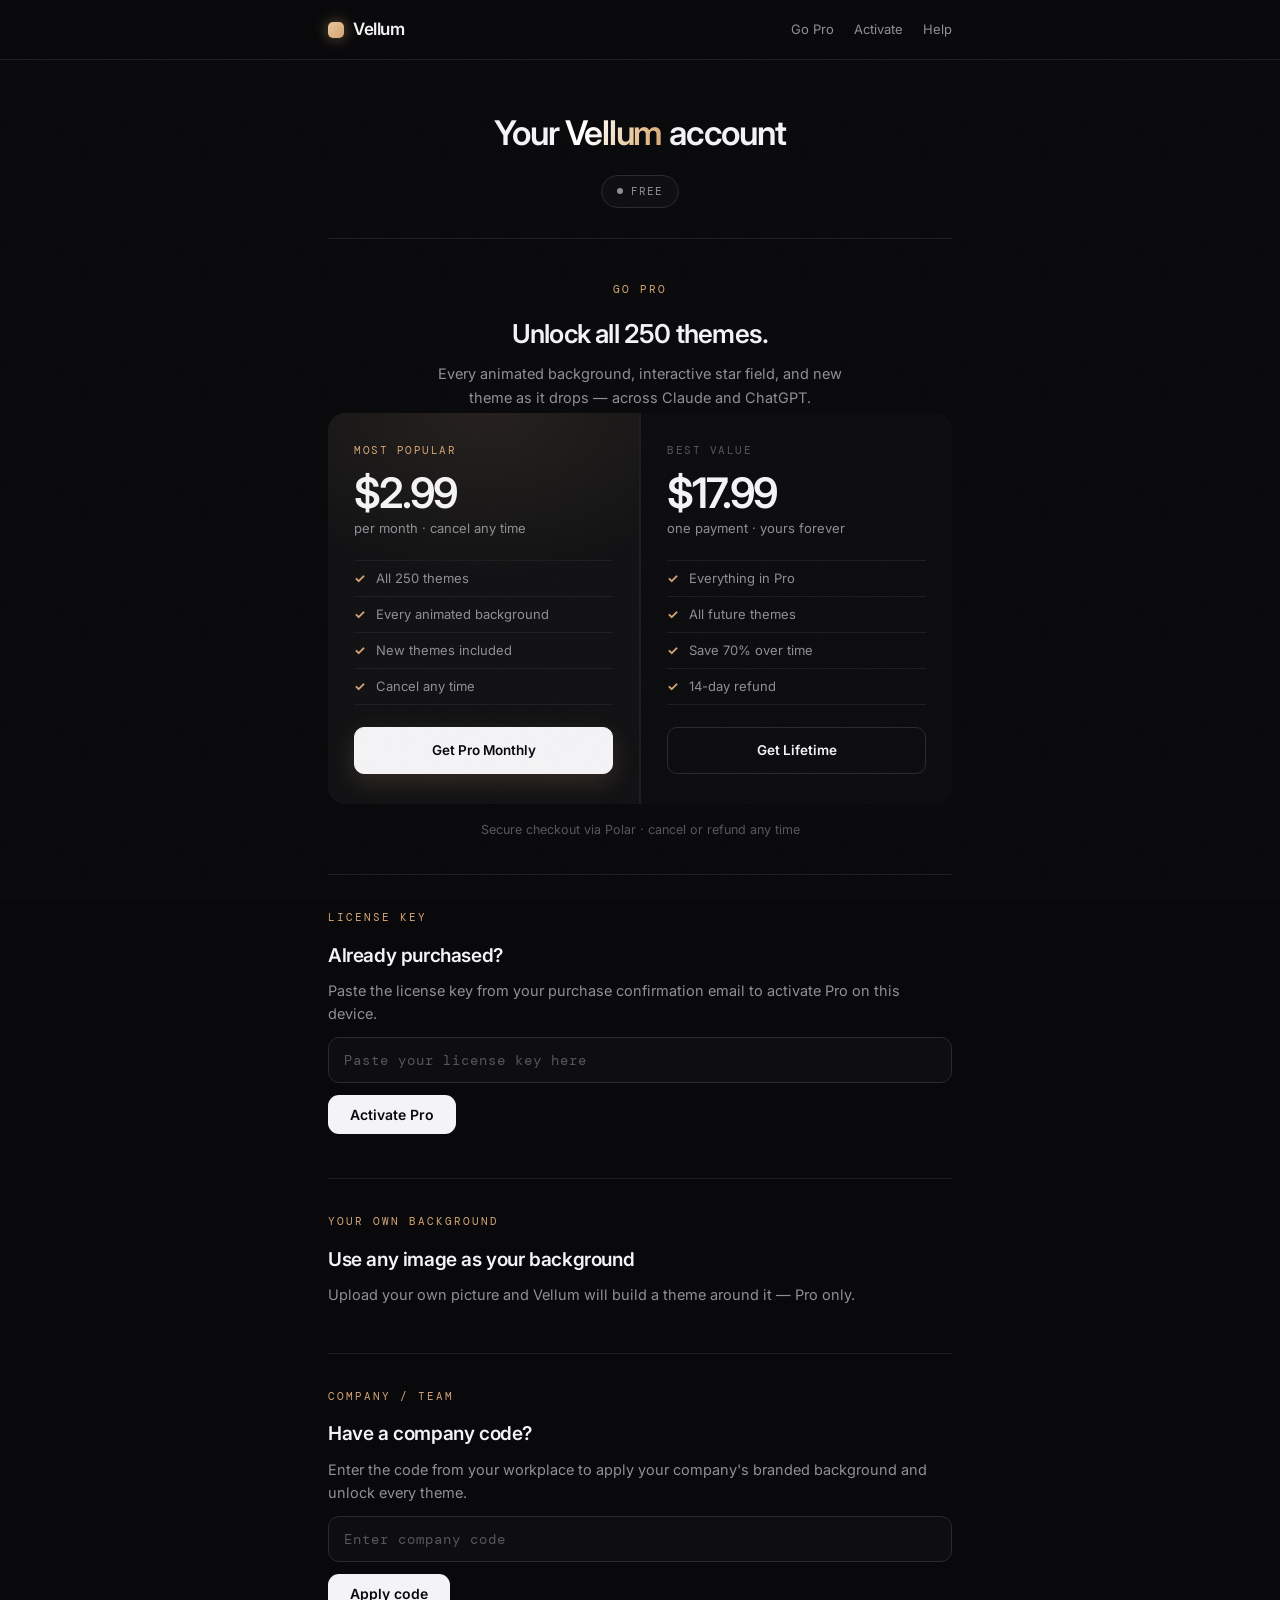
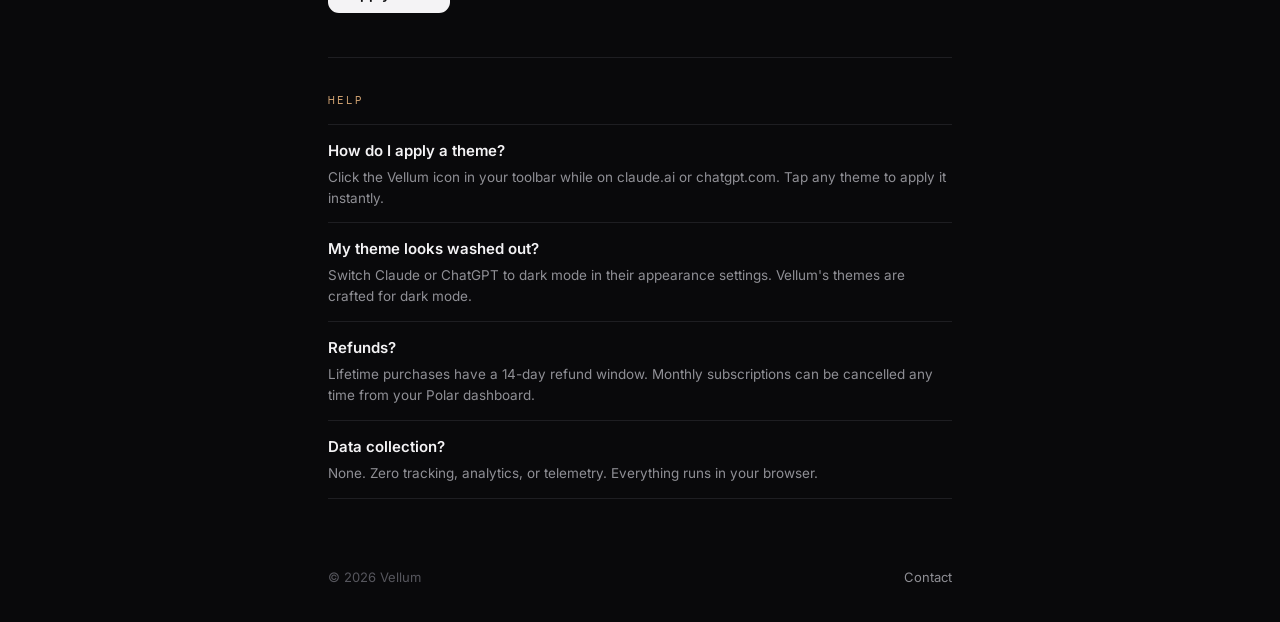
<file: vellum/extension/options/options.html>
<!DOCTYPE html>
<html lang="en">
<head>
  <meta charset="UTF-8">
  <meta name="viewport" content="width=device-width, initial-scale=1.0">
  <title>Vellum — Account</title>
  <link rel="preconnect" href="https://fonts.googleapis.com">
  <link rel="preconnect" href="https://fonts.gstatic.com" crossorigin>
  <link href="https://fonts.googleapis.com/css2?family=Inter:wght@300;400;500;600;700&family=DM+Mono:wght@400;500&display=swap" rel="stylesheet">
  <style>
    *, *::before, *::after { margin:0; padding:0; box-sizing:border-box; -webkit-font-smoothing:antialiased; }
    :root {
      --bg:#09090b; --bg-2:#0c0c0f; --surface:#111113; --surface-2:#16161b;
      --border:#1e1e22; --border-2:#2a2a31;
      --text:#f4f3f5; --muted:#8f8f95; --dim:#56565d;
      --accent:#d4a574; --accent-2:#e8c79c; --red:#e85454;
    }
    html { scroll-behavior:smooth; }
    body { background:var(--bg); color:var(--text); font-family:'Inter',-apple-system,sans-serif; line-height:1.6; position:relative; }
    body::after {
      content:''; position:fixed; inset:0; pointer-events:none; z-index:9999; opacity:0.025;
      background-image:url("data:image/svg+xml,%3Csvg xmlns='http://www.w3.org/2000/svg' width='120' height='120'%3E%3Cfilter id='n'%3E%3CfeTurbulence type='fractalNoise' baseFrequency='0.8' numOctaves='3'/%3E%3C/filter%3E%3Crect width='100%25' height='100%25' filter='url(%23n)'/%3E%3C/svg%3E");
    }
    a { color:inherit; text-decoration:none; }
    .wrap { max-width:680px; margin:0 auto; padding:0 28px; position:relative; z-index:1; }

    nav {
      position:sticky; top:0; z-index:50;
      background:rgba(9,9,11,0.72); backdrop-filter:saturate(140%) blur(14px);
      border-bottom:1px solid var(--border);
    }
    .nav-inner { max-width:680px; margin:0 auto; padding:16px 28px;
      display:flex; align-items:center; justify-content:space-between; }
    .nav-brand { display:flex; align-items:center; gap:9px; font-size:17px; font-weight:600; letter-spacing:-0.5px; }
    .nav-brand .dot { width:16px; height:16px; border-radius:5px;
      background:linear-gradient(135deg,var(--accent-2),var(--accent)); box-shadow:0 0 14px rgba(212,165,116,0.5); }
    .nav-links { font-size:13px; color:var(--muted); display:flex; gap:20px; }
    .nav-links a:hover { color:var(--text); }

    .title { padding:46px 0 30px; text-align:center; }
    .title h1 { font-size:34px; font-weight:600; letter-spacing:-1.2px; margin-bottom:14px; }
    .title h1 .grad { background:linear-gradient(110deg,#fff 30%,var(--accent-2) 70%,var(--accent) 100%);
      -webkit-background-clip:text; background-clip:text; color:transparent; }

    .badge {
      display:inline-flex; align-items:center; gap:8px;
      font-family:'DM Mono',monospace; font-size:11px; letter-spacing:1px; text-transform:uppercase;
      padding:7px 15px; border:1px solid var(--border-2); border-radius:100px;
      color:var(--muted); background:rgba(255,255,255,0.02);
    }
    .badge .dot { width:6px; height:6px; border-radius:50%; background:var(--muted); }
    .badge.pro { border-color:rgba(212,165,116,0.4); color:var(--accent); }
    .badge.pro .dot { background:var(--accent); box-shadow:0 0 8px var(--accent); }
    .badge.trial { border-color:rgba(125,211,154,0.4); color:#7dd39a; }
    .badge.trial .dot { background:#7dd39a; box-shadow:0 0 8px #7dd39a; }

    .section { padding:34px 0; border-top:1px solid var(--border); }
    /* Your own background */
    .cbg-drop {
      border:1px dashed var(--border-2); border-radius:12px; padding:22px 16px; text-align:center;
      cursor:pointer; transition:border-color .15s, background .15s;
    }
    .cbg-drop:hover, .cbg-drop.over { border-color:var(--accent); background:rgba(212,165,116,0.05); }
    .cbg-drop input { display:none; }
    .cbg-preview { width:100%; aspect-ratio:16/10; border-radius:12px; object-fit:cover; display:block; border:1px solid var(--border-2); }
    .cbg-row { display:flex; align-items:center; gap:12px; margin-top:14px; flex-wrap:wrap; }
    .cbg-row label { font-size:12px; color:var(--muted); min-width:52px; }
    .cbg-row input[type=range] { flex:1; min-width:140px; accent-color:var(--accent); }
    .cbg-seg { display:flex; gap:2px; border:1px solid var(--border-2); border-radius:8px; padding:2px; }
    .cbg-seg button { background:transparent; border:none; color:var(--muted); cursor:pointer; font-size:12px; padding:5px 12px; border-radius:6px; }
    .cbg-seg button.on { background:rgba(212,165,116,0.14); color:var(--accent); }
    .cbg-swatches { display:flex; gap:6px; margin-top:12px; }
    .cbg-swatches i { width:26px; height:26px; border-radius:6px; border:1px solid var(--border-2); display:block; }
    .section-label {
      font-family:'DM Mono',monospace; font-size:11px; letter-spacing:2px; text-transform:uppercase;
      color:var(--accent); margin-bottom:14px;
    }
    .section h3 { font-size:19px; font-weight:600; letter-spacing:-0.4px; margin-bottom:8px; }
    .section p { font-size:14.5px; color:var(--muted); line-height:1.6; margin-bottom:12px; }
    .section p:last-child { margin-bottom:0; }

    /* ── UPGRADE / PAYMENT CARDS ── */
    .upgrade-hero { text-align:center; padding:8px 0 4px; }
    .upgrade-hero h2 { font-size:26px; font-weight:600; letter-spacing:-0.8px; margin-bottom:8px; }
    .upgrade-hero p { font-size:14.5px; color:var(--muted); max-width:420px; margin:0 auto 26px; }
    .pay-cards { display:grid; grid-template-columns:1fr 1fr; gap:2px; background:var(--border);
      border-radius:18px; overflow:hidden; text-align:left; }
    .pay-card {
      background:var(--bg-2); padding:30px 26px; display:flex; flex-direction:column;
      cursor:pointer; transition:background 0.18s; position:relative;
    }
    .pay-card:hover { background:var(--surface-2); }
    .pay-card.feat { background:var(--surface); }
    .pay-card.feat::before { content:''; position:absolute; inset:0; pointer-events:none;
      background:radial-gradient(120% 60% at 50% 0%, rgba(212,165,116,0.1), transparent 70%); }
    .pc-tag { font-family:'DM Mono',monospace; font-size:10.5px; letter-spacing:1.5px; text-transform:uppercase;
      color:var(--dim); margin-bottom:12px; position:relative; }
    .pc-tag.pop { color:var(--accent); }
    .pc-price { font-size:42px; font-weight:600; letter-spacing:-2px; line-height:1; margin-bottom:4px; position:relative; }
    .pc-per { font-size:13px; color:var(--muted); margin-bottom:22px; position:relative; }
    .pc-list { list-style:none; flex:1; margin-bottom:22px; position:relative; }
    .pc-list li { padding:7px 0 7px 22px; position:relative; font-size:13px; color:var(--muted); border-top:1px solid var(--border); }
    .pc-list li::before { content:'✓'; position:absolute; left:0; color:var(--accent); font-weight:700; }
    .pc-list li:last-child { border-bottom:1px solid var(--border); }
    .pc-btn { text-align:center; padding:12px; border-radius:10px; font-size:13.5px; font-weight:600;
      border:1px solid var(--border-2); background:transparent; color:var(--text); position:relative; transition:all 0.18s; }
    .pay-card.feat .pc-btn { background:var(--text); color:var(--bg); border-color:var(--text); box-shadow:0 8px 24px rgba(212,165,116,0.18); }
    .pay-card:hover .pc-btn { border-color:var(--muted); }
    .pay-card.feat:hover .pc-btn { transform:translateY(-1px); box-shadow:0 12px 30px rgba(212,165,116,0.26); }
    .pay-note { text-align:center; font-size:12.5px; color:var(--dim); margin-top:16px; }

    /* ── INPUTS / BUTTONS ── */
    .license-input {
      width:100%; padding:13px 15px;
      font-family:'DM Mono',monospace; font-size:14px; letter-spacing:1px;
      border:1px solid var(--border-2); border-radius:11px;
      background:rgba(255,255,255,0.02); color:var(--text); outline:none; margin-bottom:12px;
    }
    .license-input::placeholder { color:var(--dim); }
    .license-input:focus { border-color:var(--accent); }
    .btn {
      display:inline-flex; align-items:center; justify-content:center;
      padding:11px 22px; border-radius:11px; font-family:'Inter',sans-serif;
      font-size:14px; font-weight:600; cursor:pointer; transition:all 0.18s; border:none;
    }
    .btn-primary { background:var(--text); color:var(--bg); }
    .btn-primary:hover { transform:translateY(-1px); box-shadow:0 8px 24px rgba(0,0,0,0.4); }
    .btn-danger { background:transparent; color:var(--red); border:1px solid rgba(232,84,84,0.5); }
    .btn-danger:hover { background:var(--red); color:#fff; }
    .btn-ghost { background:rgba(255,255,255,0.02); color:var(--text); border:1px solid var(--border-2); }
    .btn-ghost:hover { border-color:var(--muted); }

    .msg { margin-top:10px; font-family:'DM Mono',monospace; font-size:12px; }
    .msg.ok { color:#7dd39a; }
    .msg.err { color:var(--red); }

    .help-item { padding:14px 0; border-top:1px solid var(--border); }
    .help-item:last-child { border-bottom:1px solid var(--border); }
    .help-item h4 { font-size:15px; font-weight:600; margin-bottom:4px; }
    .help-item p { font-size:13.5px; color:var(--muted); line-height:1.55; margin:0; }

    footer { padding:34px 0; font-size:13px; color:var(--dim); display:flex; justify-content:space-between; }
    footer a { color:var(--muted); }
    footer a:hover { color:var(--text); }

    .bg-opt { position:relative; aspect-ratio:1.7; border-radius:11px; cursor:pointer;
      border:1px solid var(--border-2); overflow:hidden; transition:transform 0.18s, border-color 0.18s; }
    .bg-opt:hover { transform:translateY(-2px); border-color:var(--muted); }
    .bg-opt.active { border-color:var(--accent); box-shadow:0 0 0 1px var(--accent); }
    .bg-opt span { position:absolute; bottom:6px; left:8px; font-size:11px; font-weight:600;
      color:#fff; text-shadow:0 1px 3px rgba(0,0,0,0.7); }

    .when-free { display:block; }
    .when-pro { display:none; }
    body.pro .when-free { display:none; }
    /* A company-code user is not a Pro subscriber and must never be offered, or
       told they hold, a Pro membership: no checkout, no "Sign out of Pro", and no
       licence-key box. Their entitlement comes from the code alone. */
    body.company .when-free,
    body.company .when-pro,
    body.company #license { display:none !important; }
    body.pro .when-pro { display:block; }
    /* Shown to anyone entitled, including company-code users. .when-pro is hidden
       for them on purpose (they hold no subscription), but they can still use this. */
    .speed-row { display:flex; align-items:center; gap:14px; margin-top:14px; flex-wrap:wrap; }
    .speed-row input[type=range] { flex:1; min-width:200px; accent-color:var(--accent); }
    .speed-val { font-family:ui-monospace,monospace; font-size:13px; color:var(--accent); width:52px; text-align:right; }
    .speed-marks { display:flex; justify-content:space-between; font-size:10px; color:var(--muted); margin-top:4px; }
    .when-owned { display:none; }
    body.pro .when-owned { display:block; }

    @media (max-width:560px) { .pay-cards { grid-template-columns:1fr; } }
  </style>
</head>
<body>

  <nav>
    <div class="nav-inner">
      <span class="nav-brand"><span class="dot"></span>Vellum</span>
      <div class="nav-links">
        <a href="#upgrade" class="when-free">Go Pro</a>
        <a href="#license">Activate</a>
        <a href="#help">Help</a>
      </div>
    </div>
  </nav>

  <div class="wrap">

    <div class="title" id="account">
      <h1>Your <span class="grad">Vellum</span> account</h1>
      <div class="badge" id="badge"><span class="dot"></span><span id="badge-text">Free</span></div>
    </div>

    <!-- UPGRADE — front and centre for free / trial users -->
    <div class="section when-free" id="upgrade">
      <div class="upgrade-hero">
        <div class="section-label" style="text-align:center">Go Pro</div>
        <h2>Unlock all 250 themes.</h2>
        <p>Every animated background, interactive star field, and new theme as it drops — across Claude and ChatGPT.</p>
      </div>
      <div class="pay-cards">
        <div class="pay-card feat" id="buy-monthly">
          <div class="pc-tag pop">Most popular</div>
          <div class="pc-price">$2.99</div>
          <div class="pc-per">per month · cancel any time</div>
          <ul class="pc-list">
            <li>All 250 themes</li>
            <li>Every animated background</li>
            <li>New themes included</li>
            <li>Cancel any time</li>
          </ul>
          <div class="pc-btn">Get Pro Monthly</div>
        </div>
        <div class="pay-card" id="buy-lifetime">
          <div class="pc-tag">Best value</div>
          <div class="pc-price">$17.99</div>
          <div class="pc-per">one payment · yours forever</div>
          <ul class="pc-list">
            <li>Everything in Pro</li>
            <li>All future themes</li>
            <li>Save 70% over time</li>
            <li>14-day refund</li>
          </ul>
          <div class="pc-btn">Get Lifetime</div>
        </div>
      </div>
      <div class="pay-note">Secure checkout via Polar · cancel or refund any time</div>
    </div>

    <!-- PRO ACTIVE -->
    <div class="section when-pro">
      <div class="section-label">Membership</div>
      <h3>Pro is active 🎉</h3>
      <p>All 250 themes are unlocked across Claude and ChatGPT. Thanks for supporting Vellum.</p>
      <div style="display:flex; gap:10px; margin-top:8px; flex-wrap:wrap">
        <button class="btn btn-ghost" id="btn-refresh-license">Refresh license</button>
        <button class="btn btn-danger" id="btn-signout">Sign out of Pro</button>
      </div>
      <div class="msg" id="refresh-msg"></div>
    </div>

    <div class="section" id="license">
      <div class="section-label">License key</div>
      <h3>Already purchased?</h3>
      <p>Paste the license key from your purchase confirmation email to activate Pro on this device.</p>
      <input type="text" class="license-input" id="key-input" placeholder="Paste your license key here" maxlength="60" spellcheck="false" autocomplete="off">
      <button class="btn btn-primary" id="btn-activate">Activate Pro</button>
      <div class="msg" id="key-msg"></div>
    </div>

    <div class="section" id="custom-bg">
      <div class="section-label">Your own background</div>
      <h3>Use any image as your background</h3>
      <p class="when-free">Upload your own picture and Vellum will build a theme around it — Pro only.</p>
      <div class="when-owned" id="cbg-body">
        <p>Upload a picture and Vellum reads its colours to build the rest of the interface around it.</p>
        <label class="cbg-drop" id="cbg-drop">
          <input type="file" id="cbg-file" accept="image/png,image/jpeg,image/webp,image/svg+xml">
          <span id="cbg-drop-text">Choose an image, or drop one here</span>
        </label>
        <div id="cbg-editor" style="display:none; margin-top:16px">
          <img id="cbg-preview" class="cbg-preview" alt="Your background preview">
          <div class="cbg-swatches" id="cbg-swatches"></div>
          <div class="cbg-row">
            <label>Fill</label>
            <div class="cbg-seg" id="cbg-fit">
              <button data-fit="cover" class="on">Cover</button>
              <button data-fit="contain">Fit</button>
            </div>
          </div>
          <div class="cbg-row"><label>Drift</label><input type="range" id="cbg-drift" min="0" max="30" step="1" value="9"><span id="cbg-drift-v" style="font-size:12px;color:var(--muted);width:34px">9px</span></div>
          <div class="cbg-row"><label>Strength</label><input type="range" id="cbg-alpha" min="20" max="100" step="5" value="100"><span id="cbg-alpha-v" style="font-size:12px;color:var(--muted);width:34px">100%</span></div>
          <div style="display:flex; gap:10px; margin-top:16px; flex-wrap:wrap">
            <button class="btn btn-primary" id="cbg-apply">Apply background</button>
            <button class="btn btn-danger" id="cbg-remove">Remove</button>
          </div>
        </div>
        <div class="msg" id="cbg-msg"></div>
      </div>
    </div>

    <div class="section" id="company">
      <div class="section-label">Company / Team</div>
      <div id="company-form">
        <h3>Have a company code?</h3>
        <p>Enter the code from your workplace to apply your company's branded background and unlock every theme.</p>
        <input type="text" class="license-input" id="company-input" placeholder="Enter company code" maxlength="40" spellcheck="false" autocomplete="off">
        <button class="btn btn-primary" id="btn-company">Apply code</button>
        <div class="msg" id="company-msg"></div>
      </div>
      <div id="company-active" style="display:none">
        <h3>Company background unlocked</h3>
        <div class="badge pro" style="margin:8px 0 14px"><span class="dot"></span><span id="company-name">Company</span></div>
        <p>All themes are unlocked. You can switch to any theme and reapply your company background any time.</p>
        <div id="company-bg-picker" style="display:none; margin:16px 0 4px">
          <div class="section-label" style="margin-bottom:10px">Choose a background</div>
          <div id="company-bg-list" style="display:grid; grid-template-columns:repeat(3,1fr); gap:8px"></div>
        </div>
        <div style="display:flex; gap:10px; margin-top:16px; flex-wrap:wrap">
          <button class="btn btn-primary" id="btn-company-reapply">Check for updates &amp; reapply</button>
          <button class="btn btn-danger" id="btn-company-remove">Remove</button>
        </div>
        <div class="msg" id="company-active-msg"></div>
      </div>
    </div>

    <div class="section" id="help">
      <div class="section-label">Help</div>
      <div class="help-item">
        <h4>How do I apply a theme?</h4>
        <p>Click the Vellum icon in your toolbar while on claude.ai or chatgpt.com. Tap any theme to apply it instantly.</p>
      </div>
      <div class="help-item">
        <h4>My theme looks washed out?</h4>
        <p>Switch Claude or ChatGPT to dark mode in their appearance settings. Vellum's themes are crafted for dark mode.</p>
      </div>
      <div class="help-item">
        <h4>Refunds?</h4>
        <p>Lifetime purchases have a 14-day refund window. Monthly subscriptions can be cancelled any time from your Polar dashboard.</p>
      </div>
      <div class="help-item">
        <h4>Data collection?</h4>
        <p>None. Zero tracking, analytics, or telemetry. Everything runs in your browser.</p>
      </div>
    </div>

    <footer>
      <span>© 2026 Vellum</span>
      <a href="mailto:supportvellumapp@gmail.com">Contact</a>
    </footer>

  </div>
  <script src="options.js"></script>
</body>
</html>
</file>
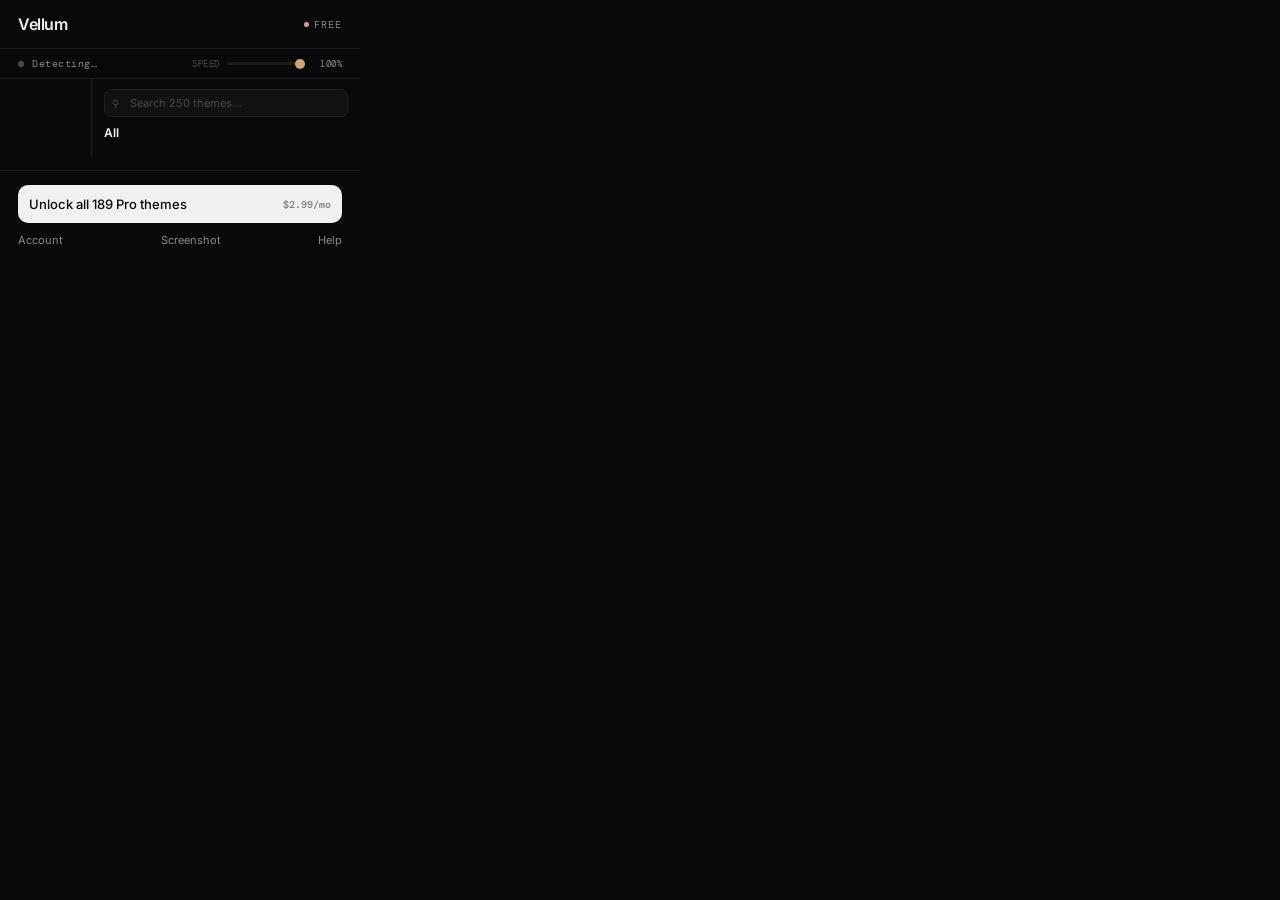
<file: vellum/extension/popup/popup.html>
<!DOCTYPE html>
<html lang="en">
<head>
  <meta charset="UTF-8">
  <title>Vellum</title>
  <link rel="preconnect" href="https://fonts.googleapis.com">
  <link rel="preconnect" href="https://fonts.gstatic.com" crossorigin>
  <link href="https://fonts.googleapis.com/css2?family=Inter:wght@400;500;600&family=DM+Mono:wght@400;500&display=swap" rel="stylesheet">
  <style>
    *, *::before, *::after { margin:0; padding:0; box-sizing:border-box; -webkit-user-select:none; user-select:none; -webkit-font-smoothing:antialiased; }
    :root {
      --bg:#09090b; --surface:#111113; --border:#1e1e22;
      --text:#f0eff1; --muted:#8a8a8e; --dim:#4a4a50;
      --accent:#d4a574;
    }
    body {
      width: 360px; max-height: 600px;
      background: var(--bg); color: var(--text);
      font-family: 'Inter', -apple-system, sans-serif;
      overflow-y: auto; overflow-x: hidden;
    }
    body::-webkit-scrollbar { width: 3px; }
    body::-webkit-scrollbar-track { background: var(--bg); }
    body::-webkit-scrollbar-thumb { background: var(--border); border-radius: 2px; }

    .head {
      padding: 14px 18px;
      display: flex; align-items: center; justify-content: space-between;
      border-bottom: 1px solid var(--border);
      position: sticky; top: 0; background: var(--bg); z-index: 5;
    }
    .brand { font-size: 16px; font-weight: 600; letter-spacing: -0.5px; }
    .status {
      font-family: 'DM Mono', monospace;
      font-size: 10px; letter-spacing: 1px; text-transform: uppercase;
      color: var(--muted);
      display: flex; align-items: center; gap: 5px;
    }
    .status .dot { width: 5px; height: 5px; border-radius: 50%; background: var(--accent); }
    .status.pro { color: var(--accent); }

    .site {
      padding: 8px 18px;
      font-family: 'DM Mono', monospace;
      font-size: 10px; color: var(--muted); letter-spacing: 0.5px;
      border-bottom: 1px solid var(--border);
      display: flex; align-items: center; gap: 8px;
    }
    .site-dot { width: 6px; height: 6px; border-radius: 50%; background: var(--dim); flex-shrink: 0; }
    /* The hostname now shares its row with the speed control. Without this it wraps to a
       second line and silently makes the row 13px taller, pushing the grid down. */
    #site-name { white-space: nowrap; overflow: hidden; text-overflow: ellipsis; min-width: 0; }
    .site-dot.active { background: #6ec97a; box-shadow: 0 0 6px #6ec97a; }

    .label {
      padding: 14px 18px 8px;
      display: flex; align-items: center; justify-content: space-between;
    }
    .label-text { font-size: 12px; font-weight: 600; letter-spacing: -0.2px; }
    .label-count {
      font-family: 'DM Mono', monospace;
      font-size: 10px; color: var(--dim); letter-spacing: 0.5px;
    }

    .themes {
      margin: 0 18px;
      display: grid;
      grid-template-columns: repeat(4, 1fr);
      gap: 2px;
      border-radius: 10px;
      overflow: hidden;
    }
    .theme {
      position: relative; aspect-ratio: 1;
      overflow: hidden; cursor: pointer;
      transition: all 0.18s ease;
    }
    .theme:hover { opacity: 0.85; }
    .theme.active { box-shadow: inset 0 0 0 2px var(--text); }
    .theme.locked .theme-preview { filter: grayscale(0.32) brightness(0.66); }
    .theme.locked::after {
      content: ''; position: absolute; inset: 0;
      box-shadow: inset 0 0 0 1px rgba(255,255,255,0.04);
      background: rgba(0,0,0,0.12); pointer-events: none;
    }
    .theme-preview { width: 100%; height: 100%; }
    .theme-label {
      position: absolute; bottom: 0; left: 0; right: 0;
      padding: 3px 5px;
      font-family: 'DM Mono', monospace;
      font-size: 7px; letter-spacing: 0.3px; text-transform: uppercase;
      color: rgba(255,255,255,0.85);
      text-shadow: 0 1px 3px rgba(0,0,0,0.6);
      background: linear-gradient(transparent, rgba(0,0,0,0.3));
      display: flex; justify-content: space-between; align-items: flex-end;
    }
    .theme-num { opacity: 0.5; }
    .theme-pro {
      position: absolute; top: 3px; right: 3px;
      font-family: 'DM Mono', monospace;
      font-size: 6px; letter-spacing: 0.4px;
      color: var(--accent); text-transform: uppercase; font-weight: 600;
      background: rgba(0,0,0,0.5); padding: 1.5px 4px; border-radius: 2px;
    }
    .theme-fav {
      position: absolute; top: 2px; left: 2px; z-index: 2;
      width: 15px; height: 15px; padding: 0; line-height: 1;
      display: flex; align-items: center; justify-content: center;
      background: rgba(0,0,0,0.45); border: none; border-radius: 3px;
      color: rgba(255,255,255,0.55); font-size: 9px; cursor: pointer;
      opacity: 0; transition: opacity 0.12s, color 0.12s, background 0.12s;
    }
    .theme:hover .theme-fav { opacity: 1; }
    .theme-fav:hover { background: rgba(0,0,0,0.72); color: var(--accent); }
    .theme-fav.on { opacity: 1; color: var(--accent); }
    .theme.previewing { box-shadow: inset 0 0 0 2px var(--accent); }
    .theme.previewing .theme-preview { filter: none; }
    .theme.previewing .theme-pro { animation: pulse 1s ease-in-out infinite; }
    @keyframes pulse { 0%,100% { opacity:1; } 50% { opacity:0.4; } }

    /* ── Sidebar sections ── */
    .browser { display: flex; align-items: stretch; }
    .sections {
      width: 92px; flex-shrink: 0; padding: 8px 0 8px 10px;
      display: flex; flex-direction: column; gap: 1px;
      border-right: 1px solid var(--border);
    }
    .section-btn {
      text-align: left; background: transparent; border: none; cursor: pointer;
      color: var(--muted); font-family: 'Inter', sans-serif; font-size: 12px; font-weight: 500;
      padding: 7px 9px; border-radius: 7px; transition: all 0.14s;
      display: flex; align-items: center; justify-content: space-between; gap: 4px;
    }
    .section-btn:hover { background: var(--surface); color: var(--text); }
    .section-btn.active { background: var(--surface); color: var(--text); }
    .section-btn .sec-count {
      font-family: 'DM Mono', monospace; font-size: 9px; color: var(--dim);
    }
    .section-btn.active .sec-count { color: var(--accent); }
    /* "Free" filter — green reads as "available to you", distinct from Pro gold */
    /* Favourites reads gold, matching the star on the cards */
    .section-btn.is-fav { color: var(--accent); }
    .section-btn.is-fav .sec-count { color: var(--accent); opacity: 0.7; }
    .section-btn.is-fav.active { background: rgba(212,165,116,0.10); }
    .section-btn.is-free { color: #6ec97a; }
    .section-btn.is-free .sec-count { color: #6ec97a; opacity: 0.7; }
    .section-btn.is-free.active { background: rgba(110,201,122,0.10); color: #8fdc98; }
    .section-btn.is-free.active .sec-count { color: #8fdc98; }
    .section-btn .sec-new {
      font-family: 'DM Mono', monospace; font-size: 8px; letter-spacing: 0.5px;
      color: #1a1410; background: var(--accent); padding: 1px 4px; border-radius: 3px;
    }
    .grid-wrap { flex: 1; min-width: 0; padding: 10px 12px 8px; max-height: 434px; overflow-y: auto; }
    .grid-wrap::-webkit-scrollbar { width: 3px; }
    .grid-wrap::-webkit-scrollbar-thumb { background: var(--border); border-radius: 2px; }
    .grid-head {
      display: flex; align-items: baseline; justify-content: space-between; margin-bottom: 8px;
    }
    .grid-title { font-size: 12px; font-weight: 600; }
    .search-wrap { position: relative; margin: 0 0 8px; }
    .search-input {
      width: 100%; box-sizing: border-box;
      background: var(--surface); border: 1px solid var(--border); border-radius: 7px;
      color: var(--text); font-family: 'Inter', sans-serif; font-size: 11px;
      padding: 6px 24px 6px 25px; outline: none; transition: border-color 0.14s;
    }
    .search-input::placeholder { color: var(--dim); }
    .search-input:focus { border-color: rgba(212,165,116,0.5); }
    .search-icon {
      position: absolute; left: 8px; top: 50%; transform: translateY(-50%);
      font-size: 10px; color: var(--dim); pointer-events: none;
    }
    .search-clear {
      position: absolute; right: 5px; top: 50%; transform: translateY(-50%);
      background: none; border: none; cursor: pointer; padding: 2px 4px;
      color: var(--dim); font-size: 12px; line-height: 1; display: none;
    }
    .search-clear:hover { color: var(--text); }
    .search-wrap.has-query .search-clear { display: block; }
    .grid-empty {
      grid-column: 1 / -1; padding: 26px 8px; text-align: center;
      color: var(--dim); font-size: 11px; line-height: 1.6;
    }
    .grid-count { font-family: 'DM Mono', monospace; font-size: 10px; color: var(--dim); }
    .browser .themes { margin: 0; grid-template-columns: repeat(3, 1fr); }

    .pv-default       { background: linear-gradient(135deg, #1a1a1a, #2a2a2a); }
    .pv-graphite      { background: linear-gradient(135deg, #161616, #2a2a2a); }
    .pv-sage          { background: linear-gradient(135deg, #161a17, #2a3528); }
    .pv-oat           { background: linear-gradient(135deg, #1a1816, #3a2d1f); }
    .pv-slate         { background: linear-gradient(135deg, #13171c, #2a3540); }
    .pv-drift         { background: linear-gradient(135deg, #0a0e18, #28324a); }
    .pv-carbon        { background: linear-gradient(135deg, #0e0e0e, #2c2c2c); }
    .pv-plum          { background: linear-gradient(135deg, #14101c, #3a2c5a); }
    .pv-mocha         { background: linear-gradient(135deg, #161210, #3a2a1e); }
    .pv-ember         { background: linear-gradient(135deg, #141008, #e8a44c); }
    .pv-fog           { background: linear-gradient(135deg, #101214, #4a5060); }
    .pv-pine          { background: linear-gradient(135deg, #0a100c, #2a4a30); }
    .pv-sakura        { background: linear-gradient(135deg, #1a0f18, #4a2538); }
    .pv-aurora        { background: linear-gradient(135deg, #050d1a, #1a4a4a 50%, #4a2a5a); }
    .pv-midnight      { background: radial-gradient(circle, #2a3070, #06080f); }
    .pv-matrix        { background: linear-gradient(135deg, #000800, #003300); }
    .pv-forest        { background: linear-gradient(135deg, #0a1a0c, #1f4a28); }
    .pv-synthwave     { background: linear-gradient(180deg, #1a0a2e, #ff71ce 60%, #1a0218); }
    .pv-inferno       { background: linear-gradient(0deg, #ff6b35, #1a0805); }
    .pv-galaxy        { background: radial-gradient(circle at 60% 40%, #4a3a8a, #050514); }
    .pv-glacier       { background: linear-gradient(135deg, #0a1620, #7dd3fc); }
    .pv-vapor         { background: linear-gradient(135deg, #1a0a2e, #ff6ec7 50%, #7dd3fc); }
    .pv-velvet        { background: radial-gradient(circle at 70% 30%, #c084fc, #14081a); }
    .pv-ocean         { background: linear-gradient(180deg, #051420, #06b6d4); }
    .pv-neon          { background: radial-gradient(circle at 30% 50%, #ec4899, #0a0814); }
    .pv-cosmos        { background: radial-gradient(circle, #4f46e5, #000208); }
    .pv-dino          { background: linear-gradient(180deg, #181818, #2d2d2d); }
    .pv-stardust      { background: radial-gradient(#4a5878, #050810); }
    .pv-constellation { background: radial-gradient(#4a6090, #06080f); }
    .pv-rainfall      { background: linear-gradient(180deg, #0a0f14, #67e8f9); }
    .pv-fireflies     { background: radial-gradient(circle at 70% 60%, #fde047, #0a0d0a); }
    .pv-lava          { background: linear-gradient(0deg, #ff6b00, #1a0808); }
    .pv-nebula        { background: radial-gradient(circle at 60% 40%, #d8b4fe, #050214); }
    .pv-storm         { background: linear-gradient(180deg, #050a14, #404a68); }
    .pv-mountains     { background: linear-gradient(180deg, #1a2540, #404a65); }
    .pv-lantern       { background: radial-gradient(circle at 50% 70%, #fbbf24, #0e0606); }
    .pv-vortex        { background: radial-gradient(circle, #a78bfa, #08041a); }
    .pv-origami       { background: linear-gradient(135deg, #0a0a14, #2a3050 50%, #0a0a14); }
    .pv-halo          { background: radial-gradient(circle at 50% 30%, #fde68a, #0a0a14); }
    .pv-twilight      { background: linear-gradient(180deg, #0a0518, #fcd34d); }
    .pv-petal         { background: linear-gradient(135deg, #0e0810, #fbb6ce 70%, #4a2840); }
    .pv-supernova     { background: radial-gradient(circle, #f59e0b, #08040a); }
    .pv-raindrop      { background: radial-gradient(circle at 40% 40%, #38bdf8, #080e14); }
    .pv-northern      { background: linear-gradient(180deg, #020c08, #4ade80 40%, #081a10); }
    .pv-embers        { background: linear-gradient(0deg, #ff7e3d, #140805); }
    .pv-snowfall      { background: linear-gradient(180deg, #0c1018, #bcd4e8); }
    .pv-bokeh         { background: radial-gradient(circle at 35% 40%, #c4a8f0, #0a0814); }
    .pv-meteor        { background: linear-gradient(135deg, #06060f, #8ea2ff); }
    .pv-abyss         { background: linear-gradient(180deg, #04101a, #3ec9d4); }
    .pv-plasma        { background: radial-gradient(circle at 60% 40%, #f06ec8, #0a0614); }
    .pv-sandstorm     { background: linear-gradient(135deg, #140f08, #e0b878); }
    .pv-prism         { background: radial-gradient(circle at 50% 50%, #b48cf0, #0a0a12); }
    .pv-blackhole     { background: radial-gradient(circle, #000 32%, #ffb347 52%, #05060a); }
    .pv-jellyfish     { background: radial-gradient(circle at 50% 60%, #5ad1e0, #030812); }
    .pv-glitch        { background: linear-gradient(180deg, #ff2e88 0%, #08060a 50%, #17b5c8 100%); }
    .pv-koi           { background: radial-gradient(circle at 40% 55%, #ff7043, #0a1014); }
    .pv-lightning     { background: linear-gradient(180deg, #9db4ff, #060810 62%); }
    .pv-kaleidoscope  { background: conic-gradient(from 0deg at 50% 50%, #c77dff, #5ad1e0, #ff2e88, #c77dff); }
    .pv-eclipse       { background: radial-gradient(circle, #04060a 30%, #ffd27a 44%, #04060a 60%); }
    .pv-coral         { background: linear-gradient(180deg, #05141a, #ff8a65); }
    .pv-sunset        { background: linear-gradient(180deg, #2a1030, #ff9e5e); }
    .pv-candlelight   { background: radial-gradient(circle at 50% 60%, #ffb45e, #0e0a06 70%); }
    .pv-outrun        { background: linear-gradient(180deg, #2a0f38 0%, #ff2e88 50%, #0a0512 52%); }
    .pv-breathing     { background: radial-gradient(circle, #2a2e36, #0e0f12); }
    .pv-liquidmarble  { background: conic-gradient(from 30deg at 40% 50%, #b48cf0, #56c8e0, #ff6ec7, #b48cf0); }
    .pv-aquarium      { background: linear-gradient(180deg, #06202e, #04121a); }
    .pv-driftclouds   { background: linear-gradient(160deg, #2a323e, #0c1016); }
    .pv-lavalamp      { background: radial-gradient(circle at 50% 30%, #ff6ec7, #0e0612 70%); }
    .pv-silk          { background: linear-gradient(120deg, #0a0812, #f0a0c8 50%, #b48cf0 80%, #0a0812); }
    .pv-wisp          { background: radial-gradient(circle at 40% 55%, #7ee0c0, #060a0e 70%); }
    .pv-meadow        { background: linear-gradient(180deg, #1a2610, #b8e070); }
    .pv-phoenix       { background: linear-gradient(0deg, #ff7a3c, #140604 70%); }
    .pv-forge         { background: radial-gradient(circle at 50% 85%, #ffb060, #0e0a08 65%); }
    .pv-plankton      { background: radial-gradient(circle at 45% 55%, #4fe0d0, #030c10 70%); }
    .pv-lumina        { background: radial-gradient(circle at 40% 45%, #a0c0ff, #06080e 70%); }
    .pv-hologram      { background: linear-gradient(180deg, #46e0d8, #040a0c 60%); }
    .pv-crt           { background: linear-gradient(180deg, #46ff70, #030804 55%); }
    .pv-dustmotes     { background: linear-gradient(150deg, #d8c8a0, #0c0b08 65%); }
    .pv-autumn        { background: linear-gradient(180deg, #e08040, #140c06); }
    .pv-waterfall     { background: linear-gradient(180deg, #90d0e0, #060e12 75%); }
    .pv-linen         { background: linear-gradient(135deg, #14120e, #c8bca4); }
    .pv-tide          { background: linear-gradient(180deg, #08141a, #7ab8c8); }
    .pv-dusk          { background: linear-gradient(180deg, #0e0f18, #9098c0); }
    .pv-ash           { background: linear-gradient(135deg, #101010, #9a9a9a); }
    .pv-moss          { background: radial-gradient(circle at 45% 50%, #8cb88c, #0c120c 75%); }
    .pv-starfall      { background: linear-gradient(140deg, #cfe0ff 0%, #04060e 45%); }
    .pv-comet         { background: linear-gradient(120deg, #050810 40%, #9fd8ff 100%); }
    .pv-ripple        { background: radial-gradient(circle at 50% 50%, #64c8d8 5%, #060c10 55%); }
    .pv-bloom         { background: radial-gradient(circle at 50% 45%, #e08cd0, #100814 70%); }
    .pv-frost         { background: radial-gradient(circle at 50% 50%, #a8d4f0, #08101a 70%); }
    .pv-flappy        { background: linear-gradient(180deg, #16283a 0%, #16283a 52%, #4e9a33 52%, #4e9a33 74%, #4a7a2a 74%, #4a7a2a 79%, #3a3a24 79%); }
    .pv-chomp         { background: radial-gradient(circle at 42% 50%, #f5d800 22%, #06060e 26%); }
    .pv-snake         { background: linear-gradient(135deg, #0a1206 40%, #9bd42a); }
    .pv-stacker       { background: linear-gradient(180deg, #08080f 45%, #34d3f0 45%, #34d3f0 62%, #d05050 62%, #d05050 78%, #50c060 78%); }
    .pv-paddle        { background: linear-gradient(90deg, #e8e8e8 0 9%, #060606 9% 46%, #e8e8e8 46% 54%, #060606 54% 91%, #e8e8e8 91%); }
    .pv-invaders      { background: radial-gradient(circle at 50% 38%, #56ff56 14%, #050a05 20%); }
    .pv-asteroid      { background: radial-gradient(circle at 55% 45%, #d0d8e8 8%, #04040a 16%); }
    .pv-bricks        { background: linear-gradient(180deg, #ff8040 0 18%, #e0a030 18% 34%, #c0c040 34% 48%, #07070e 48%); }
    .pv-sweeper       { background: linear-gradient(135deg, #22222a 50%, #181820 50%); }
    .pv-cascade       { background: linear-gradient(135deg, #06140a 45%, #f4f4ee 45%, #f4f4ee 62%, #06140a 62%); }
    .pv-neonalley     { background: linear-gradient(180deg, #0a0812 30%, #ff2e88 46%, #0a0812 58%, #7a1a44 100%); }
    .pv-skyline       { background: linear-gradient(180deg, #0a0e16 42%, #1c2738 42%, #141d2c 68%, #0e1622 100%); }
    .pv-traffic       { background: linear-gradient(180deg, #080a10 32%, #ff6040 40%, #080a10 52%, #fff0d2 62%, #080a10 72%); }
    .pv-subway        { background: radial-gradient(circle at 50% 50%, #d0d4dc 6%, #1a1d26 30%, #08090c 70%); }
    .pv-rooftop       { background: repeating-linear-gradient(90deg, #11151f 0 14px, #0a0c14 14px 20px), linear-gradient(#0a0c14, #0a0c14); }
    .pv-crosswalk     { background: repeating-linear-gradient(90deg, rgba(225,225,235,0.16) 0 8px, #0e0e12 8px 20px); }
    .pv-harbour       { background: linear-gradient(180deg, #122032 55%, #ffb060 58%, #061420 68%, #040c14 100%); }
    .pv-streetlamp    { background: radial-gradient(ellipse at 50% 14%, #ffd090 6%, rgba(255,208,144,0.20) 26%, #0a0c10 62%); }
    .pv-billboard     { background: linear-gradient(135deg, #0c0a12 40%, #40e0d0 52%, #0c0a12 66%); }
    .pv-metromap      { background: linear-gradient(115deg, #ff5050 0 14%, #0a0a0e 14% 34%, #40a0ff 34% 48%, #0a0a0e 48% 68%, #40d080 68% 82%, #0a0a0e 82%); }
    .pv-skyscraper    { background: radial-gradient(circle at 50% 38%, #24304a 8%, #0d1420 46%, #080c14 100%); }
    .pv-nightdrive    { background: linear-gradient(180deg, #141828 40%, #15151c 42%, #15151c 100%), radial-gradient(circle at 50% 42%, #ffd060 4%, transparent 30%); }
    .pv-halloween { background: radial-gradient(circle at 68% 26%, #ff9a3c 12%, #160c1e 40%); }
    .pv-pumpkin { background: radial-gradient(circle at 50% 70%, #ff8c2a 16%, #100a06 58%); }
    .pv-snowglobe { background: linear-gradient(180deg, #101a28, #cfe4f5); }
    .pv-fireplace { background: radial-gradient(circle at 50% 84%, #ff8040 14%, #120806 62%); }
    .pv-fireworks { background: radial-gradient(circle at 50% 38%, #ffd050 8%, #ff5090 18%, #06060e 52%); }
    .pv-lunar { background: linear-gradient(180deg, #1a080a 30%, #ff5040 70%, #1a080a); }
    .pv-valentine { background: radial-gradient(circle at 50% 60%, #ff7098 14%, #140810 60%); }
    .pv-blossom { background: linear-gradient(150deg, #1e1420, #ffb8d0 70%, #1e1420); }
    .pv-easter { background: linear-gradient(120deg, #a8d8e0 0 26%, #101018 26% 50%, #f0b0d0 50% 74%, #101018 74%); }
    .pv-beach { background: linear-gradient(180deg, #2a3450 44%, #4a90a8 52%, #ffd8a0 70%, #2c2418); }
    .pv-harvest { background: linear-gradient(180deg, #241804 30%, #e0a840); }
    .pv-wintersky { background: linear-gradient(180deg, #040c14 26%, #80f0d0 48%, #0a1620 72%, #e2eefa); }
    .pv-tessellation { background: linear-gradient(135deg, #0a0c12 40%, #7c9cc8 50%, #0a0c12 60%); }
    .pv-penrose { background: conic-gradient(from 20deg at 50% 50%, #b090e0, #0c0a12, #60a0e0, #0c0a12, #b090e0); }
    .pv-spirograph { background: radial-gradient(circle at 50% 50%, #60d0e0 4%, #08080e 22%, #60d0e0 34%, #08080e 52%); }
    .pv-isometric { background: linear-gradient(120deg, #8090e0 0 30%, #3a4080 30% 60%, #1a1e40 60%); }
    .pv-moire { background: repeating-radial-gradient(circle at 45% 50%, #c0c0d0 0 2px, #08080c 2px 6px); }
    .pv-truchet { background: radial-gradient(circle at 0% 0%, transparent 40%, #90c0a0 42% 48%, transparent 50%), radial-gradient(circle at 100% 100%, transparent 40%, #90c0a0 42% 48%, #0c0c10 50%); }
    .pv-voronoi { background: radial-gradient(circle at 32% 38%, #70c0b0 5%, transparent 22%), radial-gradient(circle at 70% 66%, #70c0b0 5%, #0a0e10 26%); }
    .pv-hexgrid { background: radial-gradient(circle at 50% 50%, #6ba8d8 8%, #0a0e14 40%); }
    .pv-sierpinski { background: linear-gradient(180deg, #0c0812 40%, #d090c0 42%, #0c0812 58%, #d090c0 60%, #0c0812); }
    .pv-mandala { background: radial-gradient(circle at 50% 50%, #e0b060 6%, #100a14 20%, #e0b060 32%, #100a14 46%); }
    .pv-lissajous { background: radial-gradient(ellipse at 50% 50%, #50e0c0 8%, #060a0e 40%); }
    .pv-fold { background: linear-gradient(135deg, #b0b8d0 0 40%, #545c78 40% 60%, #0c0c14 60%); }
    .pv-hopper { background: linear-gradient(180deg, #06100a 0 30%, #50e050 30% 46%, #06100a 46% 70%, #1e4a78 70%); }
    .pv-crawler { background: linear-gradient(120deg, #0a0610 40%, #ff60a0 52%, #0a0610 64%); }
    .pv-intercept { background: linear-gradient(200deg, #ff8040 0 24%, #060810 24% 66%, #60c0ff 66% 82%, #060810 82%); }
    .pv-squadron { background: radial-gradient(circle at 50% 34%, #60c0ff 10%, #05060e 40%); }
    .pv-ascent { background: linear-gradient(180deg, #0a0c14 0 34%, #90e060 34% 44%, #0a0c14 44% 74%, #90e060 74% 84%, #0a0c14 84%); }
    .pv-merge { background: linear-gradient(135deg, #edc22e 0 46%, #f2b179 46% 70%, #0e0c08 70%); }
    .pv-blast { background: radial-gradient(circle at 50% 50%, #ff9040 16%, #4a4038 40%, #0a0a0e 70%); }
    .pv-whack { background: radial-gradient(ellipse at 50% 62%, #8a6440 22%, #0c0e08 56%); }
    .pv-keys { background: linear-gradient(90deg, #e0e0e8 0 22%, #14141a 22% 34%, #e0e0e8 34% 56%, #14141a 56% 68%, #e0e0e8 68%); }
    .pv-helix { background: radial-gradient(circle at 50% 42%, #ff6080 12%, #0a0810 44%); }
    .pv-slither { background: radial-gradient(circle at 40% 52%, #70e090 8%, #060c08 42%); }
    .pv-sequence { background: conic-gradient(from 0deg at 50% 50%, #e04040 0 25%, #40c060 25% 50%, #4080e0 50% 75%, #e0c040 75%); }
    .pv-equalizer { background: linear-gradient(0deg, #60e0a0 0 34%, #08080c 34%), repeating-linear-gradient(90deg, #08080c 0 6px, transparent 6px 12px); }
    .pv-waveform { background: linear-gradient(180deg, #060a0c 44%, #40d0e0 48%, #060a0c 52%); }
    .pv-vinyl { background: radial-gradient(circle at 50% 50%, #d0a060 16%, #141010 24%, #0a0808 70%); }
    .pv-cassette { background: linear-gradient(180deg, #0c0a08 26%, #d8b880 34%, #241e18 50%, #d8b880 66%, #0c0a08 74%); }
    .pv-spectrum { background: radial-gradient(circle at 50% 50%, #a060f0 14%, #06060c 42%); }
    .pv-sonar { background: radial-gradient(circle at 50% 50%, #40ff90 4%, #04100c 40%); }
    .pv-scope { background: linear-gradient(180deg, #040804 42%, #50ff70 48%, #040804 54%); }
    .pv-metronome { background: linear-gradient(160deg, #0c0a08 40%, #c8b090 50%, #0c0a08 60%); }
    .pv-wormhole { background: radial-gradient(circle at 50% 50%, #7ad0ff 4%, #04060e 34%, #3a70c0 52%, #04060e 72%); }
    .pv-saturn { background: radial-gradient(ellipse at 50% 50%, #e0c088 12%, #06060c 22%), linear-gradient(100deg, transparent 42%, #e0c088 46% 50%, transparent 54%); }
    .pv-solarsystem { background: radial-gradient(circle at 50% 50%, #ffc860 7%, #04040a 16%, transparent 18%), repeating-radial-gradient(circle at 50% 50%, transparent 0 13px, rgba(200,200,240,0.2) 13px 14px); }
    .pv-milkyway { background: linear-gradient(115deg, #04050e 34%, #c8b8f0 50%, #04050e 66%); }
    .pv-satellite { background: radial-gradient(circle at 30% 78%, #2a6a90 30%, #03060c 56%), radial-gradient(circle at 68% 30%, #60d0c0 3%, transparent 8%); }
    .pv-moonphases { background: radial-gradient(circle at 62% 50%, #d8dce8 26%, #06070e 28%); }
    .pv-bamboo { background: repeating-linear-gradient(92deg, #9cc86a 0 5px, #08120a 5px 26px); }
    .pv-dunes { background: linear-gradient(180deg, #2a1f10 34%, #e0b878); }
    .pv-redwood { background: repeating-linear-gradient(90deg, #c88050 0 8px, #0c0a08 8px 40px); }
    .pv-lilypond { background: radial-gradient(circle at 40% 55%, #78c8a0 12%, #08120e 34%); }
    .pv-butterfly { background: radial-gradient(circle at 50% 50%, #f0a060 10%, #0c0e10 40%); }
    .pv-mushroom { background: radial-gradient(circle at 46% 62%, #80e0d0 10%, #080a10 42%); }
    .pv-vines { background: linear-gradient(200deg, #88c060 0 8%, #0a1008 30%, #88c060 46% 52%, #0a1008 74%); }
    .pv-hurricane { background: radial-gradient(circle at 50% 50%, #04121c 6%, #88b8d8 22%, #04121c 40%, #6098b8 58%, #040a10 78%); }
    .pv-hail { background: linear-gradient(170deg, #080c12 40%, #b8d0e0); }
    .pv-heatwave { background: linear-gradient(180deg, #f0a840 0 22%, #140e06 62%); }
    .pv-rainbow { background: linear-gradient(100deg, #0a0e14 26%, #e05050 34%, #e0c040 42%, #40c060 50%, #4080e0 58%, #a060e0 66%, #0a0e14 74%); }
    .pv-monsoon { background: repeating-linear-gradient(78deg, rgba(112,168,192,0.5) 0 1px, #060a0e 1px 7px); }
    .pv-bonfire { background: radial-gradient(ellipse at 50% 82%, #ff8c30 18%, #100804 62%); }
    .pv-torchlight { background: radial-gradient(circle at 50% 34%, #ffb050 12%, #0e0a06 56%); }
    .pv-wildfire { background: linear-gradient(0deg, #ff6030 0 26%, #120806 66%); }
    .pv-sparks { background: radial-gradient(circle at 50% 88%, #e07840 10%, #0c0806 48%); }
    .pv-cabinet { background: linear-gradient(180deg, #ff40a0 0 30%, #08060e 34%); }
    .pv-vhs { background: repeating-linear-gradient(0deg, rgba(96,224,240,0.30) 0 2px, #0a0810 2px 9px); }
    .pv-pixelrain { background: repeating-linear-gradient(180deg, #50ff90 0 3px, #050a06 3px 16px); }
    .pv-gameboy { background: repeating-linear-gradient(90deg, #9bbc0f 0 4px, #0c1006 4px 8px); }
    .pv-papergrain { background: linear-gradient(135deg, #12110e, #bab5a6); }
    .pv-slowwave { background: linear-gradient(180deg, #0c0e12 46%, #8c98ac 52%, #0c0e12 58%); }
    .pv-singleline { background: linear-gradient(180deg, #0d0d10 48%, #9a9aa8 50%, #0d0d10 52%); }
    .pv-fade { background: linear-gradient(135deg, #9c9ca4, #0e0e10); }
    .pv-contour { background: repeating-radial-gradient(ellipse at 40% 50%, transparent 0 8px, rgba(136,168,160,0.35) 8px 9px); }
    .pv-staticnoise { background: repeating-conic-gradient(#0e0e0e 0 25%, #303030 0 50%) 0 0/5px 5px; }
    .pv-inkdrop { background: radial-gradient(circle at 46% 46%, #9aa8c0 8%, #0b0c10 42%); }
    .pv-smoke { background: linear-gradient(160deg, #0a0a0c 34%, #a8a8b4 62%, #0a0a0c 84%); }
    .pv-fluid { background: radial-gradient(ellipse at 36% 44%, #60a8e0 14%, #080a12 56%); }
    .pv-metaballs { background: radial-gradient(circle at 38% 46%, #c080f0 14%, transparent 30%), radial-gradient(circle at 62% 58%, #c080f0 12%, #0a0812 34%); }
    .pv-refraction { background: linear-gradient(112deg, #080a10 30%, #80d0f0 46%, #080a10 54%, #80d0f0 66%, #080a10 78%); }
    .pv-shatter { background: conic-gradient(from 24deg at 46% 46%, #b0c0e0 0 6%, #08080c 6% 22%, #b0c0e0 22% 27%, #08080c 27% 55%, #b0c0e0 55% 60%, #08080c 60%); }
    .pv-lanternfloat { background: radial-gradient(circle at 42% 58%, #ffc070 8%, transparent 18%), radial-gradient(circle at 66% 34%, #ffc070 6%, #0a0a10 24%); }
    .pv-moths { background: radial-gradient(circle at 50% 40%, #c8e070 8%, #080c08 40%); }
    .pv-deepsea { background: linear-gradient(180deg, #0a2030 0 20%, #020810 74%); }
    .pv-biobay { background: radial-gradient(ellipse at 50% 66%, #50d0e0 12%, #030a10 50%); }
    .pv-godray { background: linear-gradient(196deg, rgba(224,204,152,0.55) 0 8%, #0c0b08 26%, rgba(224,204,152,0.35) 44% 50%, #0c0b08 68%); }
    .pv-rainwindow { background: radial-gradient(circle at 34% 30%, rgba(144,176,200,0.55) 3%, transparent 7%), radial-gradient(circle at 62% 62%, rgba(144,176,200,0.5) 4%, #080c10 9%); }
    .pv-nightcity { background: linear-gradient(180deg, #0e0620 40%, #00f0ff 52%, #ff2ec4 62%, #06020c 78%); }
    .pv-netrunner { background: repeating-linear-gradient(180deg, #00ffc8 0 2px, #03080a 2px 11px); }
    .pv-hazard { background: repeating-linear-gradient(115deg, #fcee0a 0 14px, #0e0c02 14px 30px); }
    .pv-chromed { background: linear-gradient(180deg, #141821 20%, #a8c4e0 46%, #0c1015 56%, #8fa8c4 74%, #12161d); }
    .pv-braindance { background: linear-gradient(180deg, #ff3c78 0 6%, #0a060e 12% 46%, #3cc8ff 52% 58%, #0a060e 64%); }
    .pv-glyphs { background: radial-gradient(circle at 44% 46%, #ff2ec4 10%, #0c0410 44%); }
    .pv-trace { background: linear-gradient(105deg, #04080c 30%, #30e0ff 48%, #04080c 56%, #30e0ff 70%, #04080c 80%); }
    .pv-datastream { background: repeating-linear-gradient(90deg, #4d8cff 0 2px, #040610 2px 16px); }
    .pv-overload { background: radial-gradient(circle at 50% 50%, #ffd426 6%, #0c0a04 40%); }
    .pv-corpo { background: linear-gradient(135deg, #070c16 40%, rgba(120,180,255,0.5) 50%, #0b1220 62%); }
    .pv-ripperdoc { background: linear-gradient(180deg, #0c0406 42%, #ff2e4c 50%, #0c0406 58%); }
    .pv-blackwall { background: repeating-linear-gradient(180deg, rgba(255,16,48,0.5) 0 2px, #080204 2px 7px); }
    .pv-torii { background: linear-gradient(180deg, #070a18 44%, #d4566c 50%, #d4566c 58%, #0c1024 62%, #141a30 100%); }
    .pv-giza { background: linear-gradient(180deg, #1b1430 38%, #b5713c 56%, #e4ba6c 62%, #2a1f18 72%, #100c0a 100%); }
    .pv-ringworld { background: linear-gradient(180deg, #02030a 30%, #2a5f8a 44%, #3f7a58 52%, #02030a 66%, #060a12 100%); }
    .pv-heaven { background: linear-gradient(180deg, #0b1a2e 20%, #40405a 58%, #ffe2ba 82%, #54463f 100%); }
    .pv-onyx { background: #000000; }
    .pv-zen { background: repeating-radial-gradient(circle at 42% 46%, #262219 0 5px, #1b1813 5px 10px); }
    .pv-ukiyo { background: linear-gradient(180deg, #c8bda2 32%, #f2ece0 44%, #12335a 56%, #0f2542 100%); }
    .pv-teahouse { background: linear-gradient(180deg, #f0d69e 12%, #2a1d13 20%, #e2c084 46%, #2a1d13 54%, #14100c 100%); }
    .pv-turntable     { background: radial-gradient(circle at 50% 58%, #1a1820 0%, #0d0d11 46%, #08080b 100%); }
    .pv-meterbridge   { background: linear-gradient(180deg, #14110d 0%, #1d1813 50%, #0a0907 100%); }
    .pv-patchbay      { background: linear-gradient(180deg, #10141c 0%, #1a2130 55%, #0b0e14 100%); }
    .pv-stack         { background: radial-gradient(circle at 40% 42%, #232833 0%, #12151a 52%, #08090b 100%); }
    .pv-reels         { background: radial-gradient(circle at 34% 46%, #3a2a18 0%, #16110d 55%, #0a0807 100%); }
    .pv-keybed        { background: linear-gradient(180deg, #171a21 0%, #2a2f3a 46%, #0c0e12 100%); }
    .pv-murmuration   { background: linear-gradient(180deg, #141b2a 0%, #2c2a3d 55%, #4a3742 100%); }
    .pv-girih         { background: radial-gradient(circle at 50% 45%, #26221a 0%, #101820 55%, #080d10 100%); }
    .pv-datacenter    { background: linear-gradient(180deg, #05070a 0%, #123040 48%, #05070a 100%); }
    .pv-frostwork     { background: radial-gradient(circle at 50% 50%, #1b2c3c 0%, #0a1119 58%, #060a10 100%); }
    .pv-coals         { background: radial-gradient(circle at 50% 76%, #f08a26 0%, #6b2c0a 34%, #140905 76%, #0a0605 100%); }
    .pv-virga         { background: linear-gradient(180deg, #22242f 0%, #3a3340 34%, #6a4c48 76%, #3a2620 100%); }
    .pv-pulsar        { background: radial-gradient(circle at 50% 48%, #cfe2ff 0%, #2a4b86 14%, #06080f 58%, #04050b 100%); }
    .pv-kelp          { background: linear-gradient(180deg, #0d3a48 0%, #082633 52%, #03121b 100%); }
    .pv-quasicrystal  { background: radial-gradient(circle at 42% 42%, #2b4a72 0%, #121c28 55%, #0a1018 100%); }
    .pv-windchime     { background: linear-gradient(180deg, #182231 0%, #101823 58%, #0a0f16 100%); }
    .pv-laundry       { background: linear-gradient(180deg, #2a2f3c 0%, #1c202b 52%, #12151d 100%); }
    .pv-thunderhead   { background: linear-gradient(180deg, #0c1119 0%, #151a24 55%, #1d2029 100%); }
    .pv-apollonian    { background: radial-gradient(circle at 50% 46%, #16323e 0%, #0d1a24 52%, #070b10 100%); }
    .pv-hilbert       { background: linear-gradient(135deg, #06090f 0%, #14384a 48%, #06090f 100%); }
    .pv-sentry        { background: linear-gradient(180deg, #0c2a2a 0%, #08161a 46%, #05070a 100%); }
    .pv-decrypt       { background: linear-gradient(180deg, #0a1c12 0%, #0d2a1a 50%, #050a07 100%); }
    .pv-foundry       { background: radial-gradient(circle at 60% 72%, #ffb648 0%, #7a3208 30%, #180b06 74%, #0a0705 100%); }
    .pv-flare         { background: radial-gradient(circle at 50% 32%, #fff4d2 0%, #6a5236 22%, #0a0b10 66%, #05060a 100%); }
    .pv-icicles       { background: linear-gradient(180deg, #dce9f4 0%, #12222f 22%, #0b1622 100%); }
    .pv-garland       { background: linear-gradient(120deg, #ff8a5a 0%, #ffd06a 26%, #5ad2a0 52%, #5aa0ff 78%, #0d1018 100%); }
    .pv-onsen         { background: linear-gradient(180deg, #0a1016 0%, #101c22 48%, #16303a 100%); }
    .pv-strings       { background: linear-gradient(180deg, #0a0d12 0%, #1c3a3a 50%, #0a0d12 100%); }
    .pv-loom          { background: linear-gradient(90deg, #a8483c 0%, #2c3a44 24%, #c8a24a 48%, #3a4a3e 72%, #0b0d11 100%); }
    .pv-contrail      { background: linear-gradient(180deg, #101c30 0%, #1b2a42 55%, #2e3a52 100%); }

    .preview-banner {
      display: none; padding: 8px 18px;
      background: rgba(212,165,116,0.08);
      border-bottom: 1px solid rgba(212,165,116,0.2);
      align-items: center; gap: 10px;
    }
    .preview-banner.show { display: flex; }
    .preview-text {
      flex: 1; font-size: 12px; color: var(--text);
      font-family: 'DM Mono', monospace; letter-spacing: 0.3px;
    }
    .preview-text strong { font-weight: 500; color: var(--accent); }
    .preview-progress { width: 36px; height: 3px; background: rgba(255,255,255,0.08); border-radius: 2px; overflow: hidden; }
    .preview-progress-fill { height: 100%; width: 100%; background: var(--accent); }
    .preview-banner.show .preview-progress-fill { animation: countdown 3s linear forwards; }
    @keyframes countdown { from { width:100%; } to { width:0%; } }

    /* Theme speed — parked on the site row rather than in a row of its own.
       The footer sat below the fold in a 600px popup, and a new strip above the grid
       is the thing that made the old Motion tab feel intrusive. This row already
       exists and has empty space to the right of the hostname, so it costs no height. */
    .speed-mini {
      display: flex; align-items: center; gap: 7px;
      margin-left: auto; min-width: 0; flex: 0 0 150px;
    }
    .speed-mini label {
      font-family: 'DM Mono', monospace; font-size: 9px; letter-spacing: 0.6px;
      text-transform: uppercase; color: var(--dim); flex-shrink: 0; cursor: pointer;
    }
    /* A range input carries a chunky default height that pushed the site row from 30px
       to 43px. appearance:none plus an explicit thumb keeps the control inside the row. */
    .speed-mini input[type=range] {
      -webkit-appearance: none; appearance: none;
      flex: 1; min-width: 70px; height: 12px; margin: 0; padding: 0;
      background: transparent; cursor: pointer;
    }
    .speed-mini input[type=range]::-webkit-slider-runnable-track {
      height: 3px; border-radius: 2px; background: var(--border);
    }
    .speed-mini input[type=range]::-webkit-slider-thumb {
      -webkit-appearance: none; appearance: none;
      width: 10px; height: 10px; border-radius: 50%; border: none;
      background: var(--accent); margin-top: -3.5px;
    }
    .speed-mini input[type=range]:hover::-webkit-slider-thumb { background: var(--text); }
    .speed-mini output {
      font-family: 'DM Mono', monospace; font-size: 9px; color: var(--muted);
      width: 30px; text-align: right; flex-shrink: 0;
    }
    .footer {
      padding: 14px 18px 16px;
      border-top: 1px solid var(--border);
      margin-top: 14px;
      position: sticky; bottom: 0; background: var(--bg);
    }
    .upgrade {
      width: 100%; padding: 11px;
      border-radius: 10px;
      background: var(--text); color: var(--bg);
      cursor: pointer;
      font-family: 'Inter', sans-serif;
      font-size: 13px; font-weight: 500;
      transition: all 0.15s; border: none;
      display: flex; align-items: center; justify-content: center; gap: 8px;
    }
    .upgrade:hover { opacity: 0.88; transform: translateY(-1px); }
    .upgrade-price {
      font-family: 'DM Mono', monospace;
      font-size: 10px; opacity: 0.5;
      margin-left: auto;
    }
    .upgrade.flash { animation: glow 1.5s ease; }
    @keyframes glow {
      0% { box-shadow: 0 0 0 0 rgba(212,165,116,0); }
      30% { box-shadow: 0 0 0 4px rgba(212,165,116,0.25); }
      100% { box-shadow: 0 0 0 0 rgba(212,165,116,0); }
    }
    .footer-links {
      display: flex; justify-content: space-between;
      margin-top: 10px;
      font-size: 11px; color: var(--dim);
    }
    .footer-links a { color: var(--muted); text-decoration: none; cursor: pointer; }
    .footer-links a:hover { color: var(--text); }
    body.pro .upgrade { display: none; }
    .status.trial { color: #6ec97a; }
    .status.trial .dot { background: #6ec97a; }

    .company-btn {
      width: 100%; padding: 10px 12px;
      border-radius: 9px; cursor: pointer;
      background: var(--surface); color: var(--text);
      border: 1px solid var(--border);
      font-family: 'Inter', sans-serif; font-size: 12.5px; font-weight: 500;
      transition: all 0.15s; text-align: left;
    }
    .company-btn:hover { border-color: var(--accent); }
    .company-btn.active { border-color: var(--accent); box-shadow: inset 0 0 0 1px var(--accent); }

    /* Billing / dunning warning — amber so it reads as "act soon", not "broken" */
    .billing-banner {
      display: none; align-items: center; gap: 8px;
      margin: 12px 18px 0; padding: 10px 12px;
      background: rgba(232,164,76,0.10);
      border: 1px solid rgba(232,164,76,0.32);
      border-radius: 10px;
    }
    .billing-banner.show { display: flex; }
    .billing-text { flex: 1; font-size: 11.5px; color: var(--text); line-height: 1.45; }
    .billing-text strong { color: #e8a44c; font-weight: 600; }
    .billing-go {
      flex-shrink: 0; padding: 6px 12px; border-radius: 7px; border: none; cursor: pointer;
      background: #e8a44c; color: #1a1410; font-size: 12px; font-weight: 600;
      font-family: 'Inter', sans-serif; transition: opacity 0.15s;
    }
    .billing-go:hover { opacity: 0.88; }

    .review-banner {
      display: none; align-items: center; gap: 8px;
      margin: 12px 18px 0; padding: 10px 12px;
      background: rgba(212,165,116,0.08);
      border: 1px solid rgba(212,165,116,0.25);
      border-radius: 10px;
    }
    .review-banner.show { display: flex; }
    .review-text { flex: 1; font-size: 12px; color: var(--text); line-height: 1.4; }
    .review-go {
      flex-shrink: 0; padding: 6px 12px; border-radius: 7px; border: none; cursor: pointer;
      background: var(--accent); color: #1a1410; font-size: 12px; font-weight: 600;
      font-family: 'Inter', sans-serif; transition: opacity 0.15s;
    }
    .review-go:hover { opacity: 0.88; }
    .review-x {
      flex-shrink: 0; width: 20px; height: 20px; border: none; cursor: pointer;
      background: transparent; color: var(--dim); font-size: 16px; line-height: 1;
    }
    .review-x:hover { color: var(--text); }
  </style>
</head>
<body>

  <div class="head">
    <span class="brand">Vellum</span>
    <div class="status" id="status">
      <span class="dot"></span>
      <span id="status-text">Free</span>
    </div>
  </div>

  <div class="site">
    <span class="site-dot" id="site-dot"></span>
    <span id="site-name">Detecting…</span>
    <div class="speed-mini" title="Animation speed, as a percentage of the theme's normal pace">
      <label for="speed-range">Speed</label>
      <input type="range" id="speed-range" min="10" max="100" step="5" value="100">
      <output id="speed-val">100%</output>
    </div>
  </div>

  <div class="billing-banner" id="billing-banner">
    <span class="billing-text">
      <strong>Payment issue.</strong> We couldn't renew your subscription.
      Pro stays active for <span id="grace-days">14</span> more days.
    </span>
    <button class="billing-go" id="billing-go">Fix</button>
  </div>

  <div class="review-banner" id="review-banner">
    <span class="review-text">Enjoying Vellum? A quick review helps a ton 💛</span>
    <button class="review-go" id="review-go">Review</button>
    <button class="review-x" id="review-x" aria-label="Dismiss">×</button>
  </div>

  <div class="preview-banner" id="preview-banner">
    <span class="preview-text">Previewing <strong id="preview-name">Theme</strong></span>
    <div class="preview-progress"><div class="preview-progress-fill"></div></div>
  </div>

  <div id="company-section" style="display:none">
    <div class="label">
      <span class="label-text">Your company</span>
      <span class="label-count">team background</span>
    </div>
    <div id="company-bg-row" style="margin:0 18px 4px; display:grid; gap:6px"></div>
  </div>

  <div class="browser">
    <div class="sections" id="sections"></div>
    <div class="grid-wrap">
      <div class="search-wrap" id="search-wrap">
        <span class="search-icon">&#9906;</span>
        <input class="search-input" id="search" type="text" spellcheck="false"
               autocomplete="off" placeholder="Search 250 themes…" aria-label="Search themes">
        <button class="search-clear" id="search-clear" title="Clear" aria-label="Clear search">&times;</button>
      </div>
      <div class="grid-head">
        <span class="grid-title" id="grid-title">All</span>
        <span class="grid-count" id="grid-count"></span>
      </div>
      <div class="themes" id="theme-grid"></div>
    </div>
  </div>

  <div class="footer">
    <button class="upgrade" id="upgrade">
      Unlock all 189 Pro themes
      <span class="upgrade-price">$2.99/mo</span>
    </button>
    <div class="footer-links">
      <a id="link-account">Account</a>
      <a id="link-screenshot">Screenshot</a>
      <a id="link-help">Help</a>
    </div>
  </div>

  <script src="popup.js"></script>
</body>
</html>
</file>
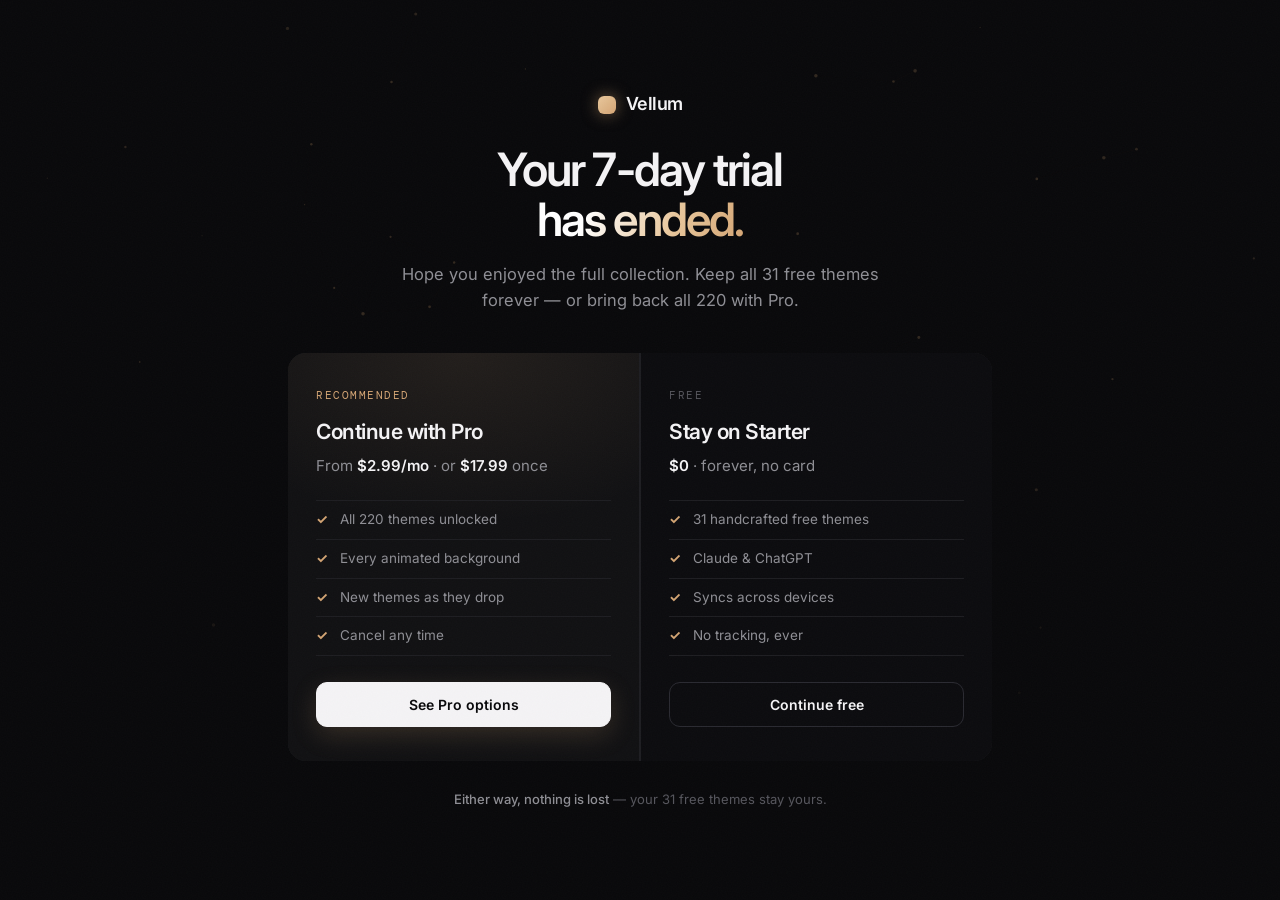
<file: vellum/extension/welcome/trial-ended.html>
<!DOCTYPE html>
<html lang="en">
<head>
  <meta charset="UTF-8">
  <meta name="viewport" content="width=device-width, initial-scale=1.0">
  <title>Your Vellum trial has ended</title>
  <link rel="preconnect" href="https://fonts.googleapis.com">
  <link rel="preconnect" href="https://fonts.gstatic.com" crossorigin>
  <link href="https://fonts.googleapis.com/css2?family=Inter:wght@300;400;500;600;700&family=DM+Mono:wght@400;500&display=swap" rel="stylesheet">
  <style>
    *, *::before, *::after { margin:0; padding:0; box-sizing:border-box; -webkit-font-smoothing:antialiased; }
    :root {
      --bg:#09090b; --bg-2:#0c0c0f; --surface:#111113; --surface-2:#16161b;
      --border:#1e1e22; --border-2:#2a2a31;
      --text:#f4f3f5; --muted:#8f8f95; --dim:#56565d;
      --accent:#d4a574; --accent-2:#e8c79c;
    }
    body {
      background:var(--bg); color:var(--text);
      font-family:'Inter',-apple-system,sans-serif; line-height:1.6;
      min-height:100vh; position:relative; overflow-x:hidden;
      display:flex; align-items:center; justify-content:center;
    }
    body::after {
      content:''; position:fixed; inset:0; pointer-events:none; z-index:9999; opacity:0.025;
      background-image:url("data:image/svg+xml,%3Csvg xmlns='http://www.w3.org/2000/svg' width='120' height='120'%3E%3Cfilter id='n'%3E%3CfeTurbulence type='fractalNoise' baseFrequency='0.8' numOctaves='3'/%3E%3C/filter%3E%3Crect width='100%25' height='100%25' filter='url(%23n)'/%3E%3C/svg%3E");
    }
    #bg-canvas {
      position:fixed; inset:0; width:100%; height:100%; z-index:0; opacity:0.4;
      -webkit-mask-image:radial-gradient(120% 80% at 50% 30%, #000 30%, transparent 75%);
      mask-image:radial-gradient(120% 80% at 50% 30%, #000 30%, transparent 75%);
    }
    .wrap { position:relative; z-index:1; max-width:760px; width:100%; padding:48px 28px; text-align:center; }

    .brand { display:flex; justify-content:center; align-items:center; gap:10px; margin-bottom:26px; }
    .brand .dot { width:18px; height:18px; border-radius:6px;
      background:linear-gradient(135deg,var(--accent-2),var(--accent)); box-shadow:0 0 16px rgba(212,165,116,0.5); }
    .brand span { font-size:18px; font-weight:600; letter-spacing:-0.5px; }

    h1 { font-size:clamp(32px,4.6vw,46px); font-weight:600; letter-spacing:-1.8px; line-height:1.08; margin-bottom:16px; }
    h1 .grad { background:linear-gradient(110deg,#fff 25%,var(--accent-2) 65%,var(--accent) 100%);
      -webkit-background-clip:text; background-clip:text; color:transparent; }
    .lead { font-size:16.5px; color:var(--muted); max-width:480px; margin:0 auto 40px; }

    .cards { display:grid; grid-template-columns:1fr 1fr; gap:2px; background:var(--border);
      border-radius:18px; overflow:hidden; text-align:left; }
    .card { background:var(--bg-2); padding:34px 28px; display:flex; flex-direction:column; }
    .card.pro { background:var(--surface); position:relative; }
    .card.pro::before { content:''; position:absolute; inset:0; pointer-events:none;
      background:radial-gradient(120% 60% at 50% 0%, rgba(212,165,116,0.09), transparent 70%); }
    .tag { font-family:'DM Mono',monospace; font-size:11px; letter-spacing:1.5px; text-transform:uppercase;
      color:var(--dim); margin-bottom:10px; position:relative; }
    .tag.pop { color:var(--accent); }
    .card h2 { font-size:21px; font-weight:600; letter-spacing:-0.5px; margin-bottom:6px; position:relative; }
    .card .price { font-size:15px; color:var(--muted); margin-bottom:22px; position:relative; }
    .card .price b { color:var(--text); font-weight:600; }
    ul { list-style:none; flex:1; margin-bottom:26px; position:relative; }
    li { padding:8px 0 8px 24px; position:relative; font-size:13.5px; color:var(--muted); border-top:1px solid var(--border); }
    li::before { content:'✓'; position:absolute; left:0; color:var(--accent); font-weight:700; }
    li:last-child { border-bottom:1px solid var(--border); }
    .btn { display:block; text-align:center; padding:13px; border-radius:11px; font-size:14px; font-weight:600;
      cursor:pointer; transition:all 0.18s; border:1px solid var(--border-2); background:transparent; color:var(--text); position:relative;
      font-family:'Inter',sans-serif; width:100%; }
    .btn:hover { background:var(--surface-2); border-color:var(--muted); }
    .btn.primary { background:var(--text); color:var(--bg); border-color:var(--text); box-shadow:0 8px 26px rgba(212,165,116,0.18); }
    .btn.primary:hover { transform:translateY(-2px); box-shadow:0 12px 34px rgba(212,165,116,0.28); }

    .reassure { margin-top:28px; font-size:13px; color:var(--dim); }
    .reassure b { color:var(--muted); font-weight:500; }

    @media (max-width:640px) { .cards { grid-template-columns:1fr; } }
  </style>
</head>
<body>
  <canvas id="bg-canvas"></canvas>
  <div class="wrap">
    <div class="brand"><span class="dot"></span><span>Vellum</span></div>
    <h1>Your 7-day trial<br><span class="grad">has ended.</span></h1>
    <p class="lead">Hope you enjoyed the full collection. Keep all 31 free themes forever — or bring back all 220 with Pro.</p>

    <div class="cards">
      <div class="card pro">
        <div class="tag pop">Recommended</div>
        <h2>Continue with Pro</h2>
        <div class="price">From <b>$2.99/mo</b> · or <b>$17.99</b> once</div>
        <ul>
          <li>All 220 themes unlocked</li>
          <li>Every animated background</li>
          <li>New themes as they drop</li>
          <li>Cancel any time</li>
        </ul>
        <button class="btn primary" id="btn-pro">See Pro options</button>
      </div>
      <div class="card">
        <div class="tag">Free</div>
        <h2>Stay on Starter</h2>
        <div class="price"><b>$0</b> · forever, no card</div>
        <ul>
          <li>31 handcrafted free themes</li>
          <li>Claude &amp; ChatGPT</li>
          <li>Syncs across devices</li>
          <li>No tracking, ever</li>
        </ul>
        <button class="btn" id="btn-free">Continue free</button>
      </div>
    </div>

    <p class="reassure"><b>Either way, nothing is lost</b> — your 31 free themes stay yours.</p>
  </div>

  <script src="trial-ended.js"></script>
</body>
</html>
</file>
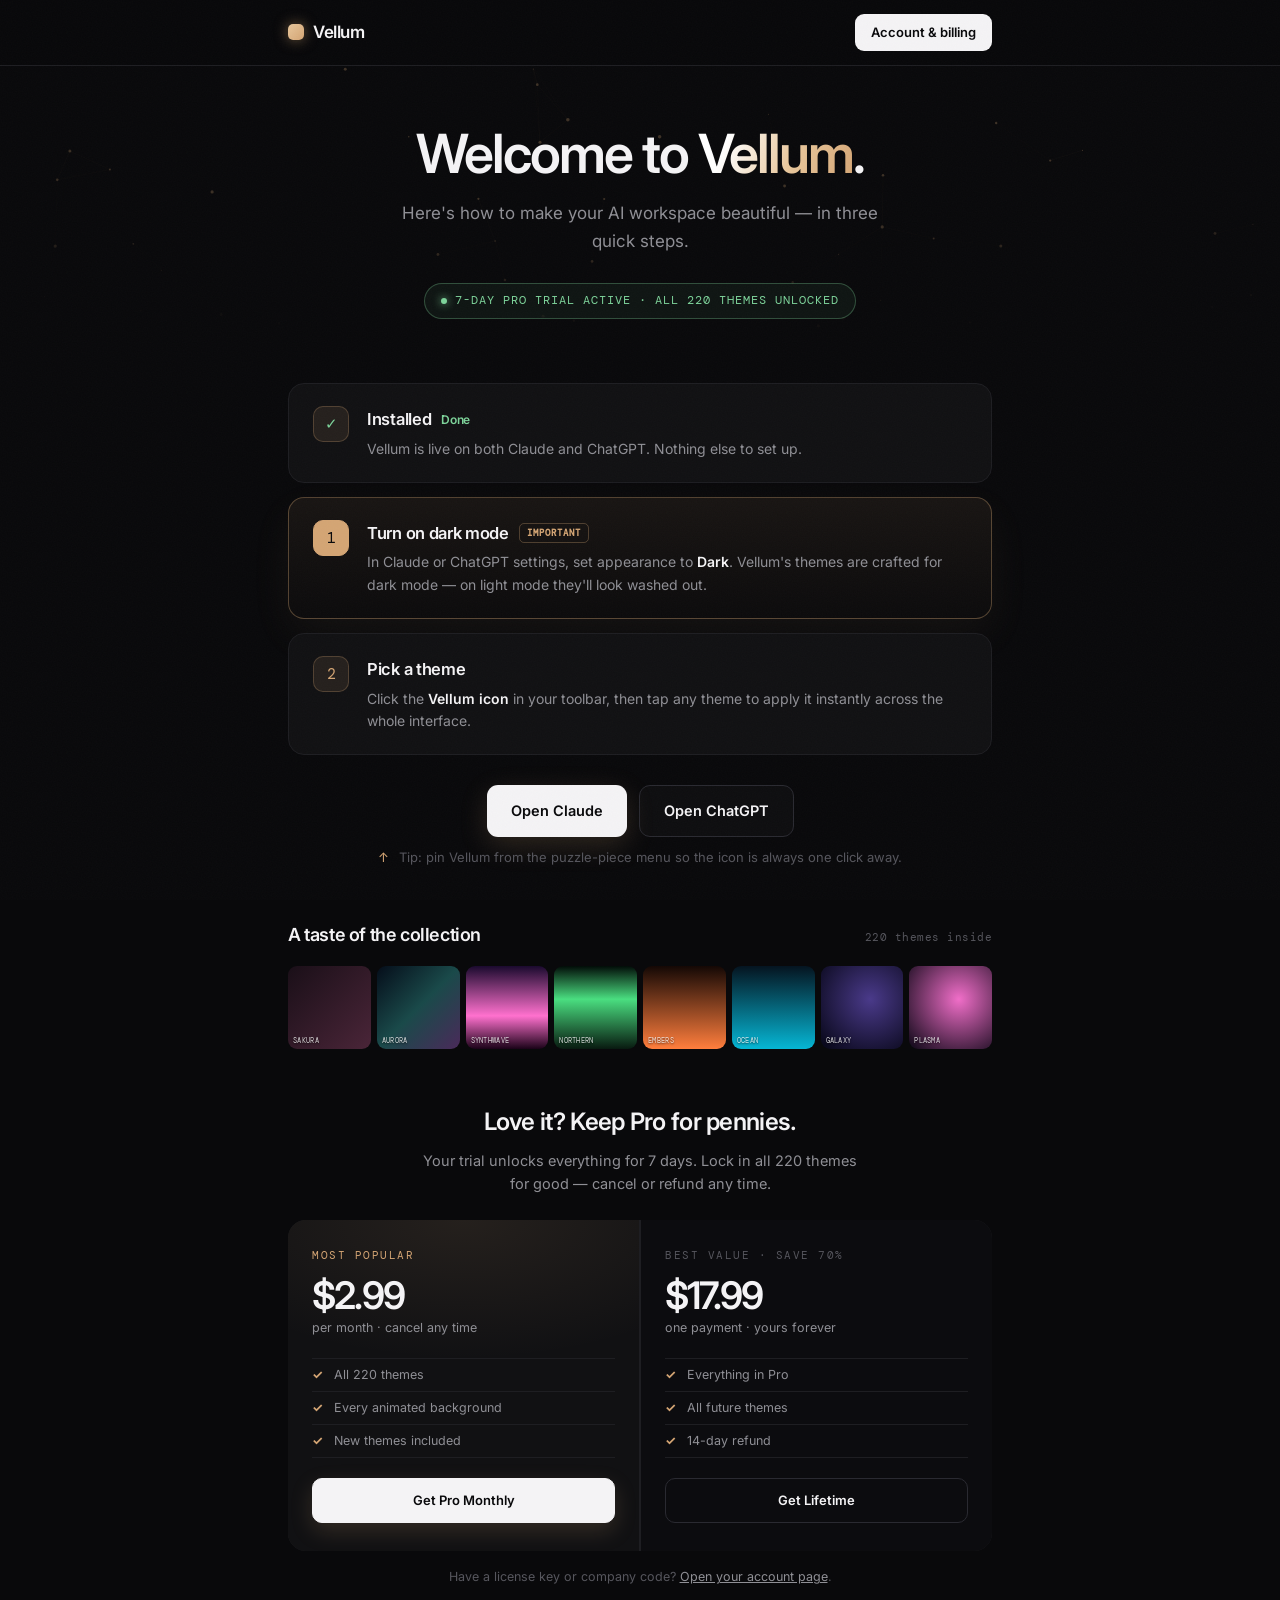
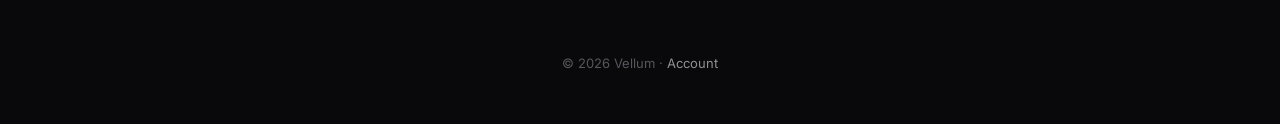
<file: vellum/extension/welcome/welcome.html>
<!DOCTYPE html>
<html lang="en">
<head>
  <meta charset="UTF-8">
  <meta name="viewport" content="width=device-width, initial-scale=1.0">
  <title>Welcome to Vellum</title>
  <link rel="preconnect" href="https://fonts.googleapis.com">
  <link rel="preconnect" href="https://fonts.gstatic.com" crossorigin>
  <link href="https://fonts.googleapis.com/css2?family=Inter:wght@300;400;500;600;700&family=DM+Mono:wght@400;500&display=swap" rel="stylesheet">
  <style>
    *, *::before, *::after { margin:0; padding:0; box-sizing:border-box; -webkit-font-smoothing:antialiased; }
    :root {
      --bg:#09090b; --bg-2:#0c0c0f; --surface:#111113; --surface-2:#16161b;
      --border:#1e1e22; --border-2:#2a2a31;
      --text:#f4f3f5; --muted:#8f8f95; --dim:#56565d;
      --accent:#d4a574; --accent-2:#e8c79c;
    }
    html { scroll-behavior:smooth; }
    body {
      background:var(--bg); color:var(--text);
      font-family:'Inter',-apple-system,sans-serif; line-height:1.6;
      min-height:100vh; position:relative; overflow-x:hidden;
    }
    body::after {
      content:''; position:fixed; inset:0; pointer-events:none; z-index:9999; opacity:0.025;
      background-image:url("data:image/svg+xml,%3Csvg xmlns='http://www.w3.org/2000/svg' width='120' height='120'%3E%3Cfilter id='n'%3E%3CfeTurbulence type='fractalNoise' baseFrequency='0.8' numOctaves='3'/%3E%3C/filter%3E%3Crect width='100%25' height='100%25' filter='url(%23n)'/%3E%3C/svg%3E");
    }
    a { color:inherit; text-decoration:none; }
    .wrap { max-width:760px; margin:0 auto; padding:0 28px; position:relative; z-index:1; }

    /* ── NAV ── */
    nav { position:sticky; top:0; z-index:50;
      background:rgba(9,9,11,0.72); backdrop-filter:saturate(140%) blur(14px);
      border-bottom:1px solid var(--border); }
    .nav-inner { max-width:760px; margin:0 auto; padding:14px 28px;
      display:flex; align-items:center; justify-content:space-between; }
    .nav-brand { display:flex; align-items:center; gap:9px; font-size:17px; font-weight:600; letter-spacing:-0.5px; }
    .nav-brand .dot { width:16px; height:16px; border-radius:5px;
      background:linear-gradient(135deg,var(--accent-2),var(--accent)); box-shadow:0 0 14px rgba(212,165,116,0.5); }
    .nav-acct { font-size:13px; font-weight:600; color:var(--bg); background:var(--text);
      padding:8px 16px; border-radius:9px; transition:all 0.18s; }
    .nav-acct:hover { transform:translateY(-1px); box-shadow:0 6px 18px rgba(0,0,0,0.4); }

    /* ── PRICING / PAYMENT ── */
    .pricing { margin:54px 0 30px; }
    .pricing-head { text-align:center; margin-bottom:24px; }
    .pricing-head h2 { font-size:24px; font-weight:600; letter-spacing:-0.7px; margin-bottom:8px; }
    .pricing-head p { font-size:14.5px; color:var(--muted); max-width:440px; margin:0 auto; }
    .pay-cards { display:grid; grid-template-columns:1fr 1fr; gap:2px; background:var(--border);
      border-radius:18px; overflow:hidden; text-align:left; }
    .pay-card { background:var(--bg-2); padding:28px 24px; display:flex; flex-direction:column;
      cursor:pointer; transition:background 0.18s; position:relative; }
    .pay-card:hover { background:var(--surface-2); }
    .pay-card.feat { background:var(--surface); }
    .pay-card.feat::before { content:''; position:absolute; inset:0; pointer-events:none;
      background:radial-gradient(120% 60% at 50% 0%, rgba(212,165,116,0.1), transparent 70%); }
    .pc-tag { font-family:'DM Mono',monospace; font-size:10.5px; letter-spacing:1.5px; text-transform:uppercase;
      color:var(--dim); margin-bottom:12px; position:relative; }
    .pc-tag.pop { color:var(--accent); }
    .pc-price { font-size:38px; font-weight:600; letter-spacing:-1.8px; line-height:1; margin-bottom:4px; position:relative; }
    .pc-per { font-size:12.5px; color:var(--muted); margin-bottom:20px; position:relative; }
    .pc-list { list-style:none; flex:1; margin-bottom:20px; position:relative; }
    .pc-list li { padding:6px 0 6px 22px; position:relative; font-size:12.5px; color:var(--muted); border-top:1px solid var(--border); }
    .pc-list li::before { content:'✓'; position:absolute; left:0; color:var(--accent); font-weight:700; }
    .pc-list li:last-child { border-bottom:1px solid var(--border); }
    .pc-btn { text-align:center; padding:11px; border-radius:10px; font-size:13px; font-weight:600;
      border:1px solid var(--border-2); background:transparent; color:var(--text); position:relative; transition:all 0.18s; }
    .pay-card.feat .pc-btn { background:var(--text); color:var(--bg); border-color:var(--text); box-shadow:0 8px 22px rgba(212,165,116,0.18); }
    .pay-card:hover .pc-btn { border-color:var(--muted); }
    .pay-card.feat:hover .pc-btn { transform:translateY(-1px); }
    .pay-note { text-align:center; font-size:12.5px; color:var(--dim); margin-top:16px; }
    .pay-note a { color:var(--muted); text-decoration:underline; }
    .pay-note a:hover { color:var(--text); }
    @media (max-width:560px){ .pay-cards { grid-template-columns:1fr; } }

    /* ── HERO ── */
    .hero { position:relative; text-align:center; padding:60px 0 56px; overflow:hidden; }
    #welcome-canvas {
      position:absolute; inset:0; width:100%; height:100%; z-index:0; opacity:0.5;
      -webkit-mask-image:radial-gradient(120% 90% at 50% 20%, #000 35%, transparent 78%);
      mask-image:radial-gradient(120% 90% at 50% 20%, #000 35%, transparent 78%);
    }
    .hero-inner { position:relative; z-index:1; }
    .brand { display:flex; justify-content:center; align-items:center; gap:10px; margin-bottom:30px; }
    .brand .dot { width:20px; height:20px; border-radius:6px;
      background:linear-gradient(135deg,var(--accent-2),var(--accent));
      box-shadow:0 0 18px rgba(212,165,116,0.55); }
    .brand span { font-size:20px; font-weight:600; letter-spacing:-0.5px; }

    .trial-badge {
      display:inline-flex; align-items:center; gap:8px;
      font-family:'DM Mono',monospace; font-size:11.5px; letter-spacing:1px; text-transform:uppercase;
      color:#7dd39a; border:1px solid rgba(125,211,154,0.3); border-radius:100px;
      padding:8px 16px; margin-top:28px; background:rgba(125,211,154,0.06);
    }
    .trial-badge .pulse { width:6px; height:6px; border-radius:50%; background:#7dd39a;
      box-shadow:0 0 8px #7dd39a; animation:pulse 2s infinite; }
    @keyframes pulse { 0%,100%{opacity:1;} 50%{opacity:0.35;} }

    .hero h1 { font-size:clamp(36px,5.5vw,54px); font-weight:600; letter-spacing:-2px; line-height:1.05; margin-bottom:18px; }
    .hero h1 .grad {
      background:linear-gradient(110deg,#fff 20%,var(--accent-2) 60%,var(--accent) 100%);
      -webkit-background-clip:text; background-clip:text; color:transparent;
    }
    .hero p { font-size:17px; color:var(--muted); max-width:480px; margin:0 auto; }

    /* ── STEPS ── */
    .steps { display:grid; gap:14px; margin:8px 0 16px; }
    .step {
      display:flex; gap:18px; align-items:flex-start;
      padding:22px 24px; background:var(--surface);
      border:1px solid var(--border); border-radius:16px;
      transition:border-color 0.2s, transform 0.2s;
    }
    .step:hover { border-color:var(--border-2); transform:translateY(-2px); }
    .step-num {
      flex-shrink:0; width:36px; height:36px; border-radius:10px;
      display:flex; align-items:center; justify-content:center;
      font-family:'DM Mono',monospace; font-size:15px;
      background:rgba(212,165,116,0.1); color:var(--accent);
      border:1px solid rgba(212,165,116,0.25);
    }
    .step-body h3 { font-size:16.5px; font-weight:600; letter-spacing:-0.3px; margin-bottom:5px;
      display:flex; align-items:center; gap:10px; }
    .step-body p { font-size:14px; color:var(--muted); line-height:1.6; }
    .step-body strong { color:var(--text); font-weight:600; }
    .step.key {
      background:linear-gradient(180deg,rgba(212,165,116,0.08),rgba(212,165,116,0.02));
      border-color:rgba(212,165,116,0.35);
      box-shadow:0 16px 44px rgba(212,165,116,0.06);
    }
    .step.key .step-num { background:var(--accent); color:var(--bg); border-color:var(--accent); }
    .imp {
      font-family:'DM Mono',monospace; font-size:9px; letter-spacing:1px; text-transform:uppercase;
      color:var(--accent); border:1px solid rgba(212,165,116,0.3); border-radius:5px; padding:2px 7px;
    }
    .done { color:#7dd39a; }

    /* ── CTA ── */
    .cta-row { display:flex; gap:12px; justify-content:center; flex-wrap:wrap; margin:30px 0 10px; }
    .btn {
      display:inline-flex; align-items:center; gap:9px;
      padding:13px 24px; border-radius:11px; font-size:14.5px; font-weight:600;
      cursor:pointer; transition:all 0.18s; border:none;
    }
    .btn-primary { background:var(--text); color:var(--bg); box-shadow:0 8px 28px rgba(212,165,116,0.18); }
    .btn-primary:hover { transform:translateY(-2px); box-shadow:0 12px 36px rgba(212,165,116,0.3); }
    .btn-outline { background:rgba(255,255,255,0.02); color:var(--text); border:1px solid var(--border-2); }
    .btn-outline:hover { border-color:var(--muted); background:rgba(255,255,255,0.04); }

    .pin-hint {
      display:flex; align-items:center; gap:10px; justify-content:center;
      font-size:13px; color:var(--dim); margin-top:6px;
    }
    .pin-hint .arrow { color:var(--accent); }

    /* ── THEME PREVIEW ── */
    .preview-section { margin:54px 0 30px; }
    .preview-head { display:flex; align-items:baseline; justify-content:space-between; margin-bottom:16px; }
    .preview-head h2 { font-size:18px; font-weight:600; letter-spacing:-0.4px; }
    .preview-head span { font-family:'DM Mono',monospace; font-size:11px; color:var(--dim); letter-spacing:0.5px; }
    .swatches { display:grid; grid-template-columns:repeat(8,1fr); gap:6px; }
    .sw { aspect-ratio:1; border-radius:9px; position:relative; transition:transform 0.25s; }
    .sw:hover { transform:scale(1.1); z-index:2; }
    .sw span {
      position:absolute; bottom:3px; left:5px;
      font-family:'DM Mono',monospace; font-size:7px; text-transform:uppercase; letter-spacing:0.3px;
      color:rgba(255,255,255,0.8); text-shadow:0 1px 2px rgba(0,0,0,0.6);
    }
    @media (max-width:640px) { .swatches { grid-template-columns:repeat(4,1fr); } }

    footer { text-align:center; padding:36px 0 50px; font-size:13px; color:var(--dim); }
    footer a { color:var(--muted); }
    footer a:hover { color:var(--text); }
  </style>
</head>
<body>

  <nav>
    <div class="nav-inner">
      <span class="nav-brand"><span class="dot"></span>Vellum</span>
      <a id="nav-account" class="nav-acct" href="#">Account &amp; billing</a>
    </div>
  </nav>

  <div class="hero">
    <canvas id="welcome-canvas"></canvas>
    <div class="wrap hero-inner">
      <h1>Welcome to <span class="grad">Vellum</span>.</h1>
      <p>Here's how to make your AI workspace beautiful — in three quick steps.</p>
      <div class="trial-badge"><span class="pulse"></span>7-day Pro trial active · all 220 themes unlocked</div>
    </div>
  </div>

  <div class="wrap">

    <div class="steps">
      <div class="step">
        <div class="step-num done">✓</div>
        <div class="step-body">
          <h3>Installed <span class="done" style="font-size:12px">Done</span></h3>
          <p>Vellum is live on both Claude and ChatGPT. Nothing else to set up.</p>
        </div>
      </div>
      <div class="step key">
        <div class="step-num">1</div>
        <div class="step-body">
          <h3>Turn on dark mode <span class="imp">Important</span></h3>
          <p>In Claude or ChatGPT settings, set appearance to <strong>Dark</strong>. Vellum's themes are crafted for dark mode — on light mode they'll look washed out.</p>
        </div>
      </div>
      <div class="step">
        <div class="step-num">2</div>
        <div class="step-body">
          <h3>Pick a theme</h3>
          <p>Click the <strong>Vellum icon</strong> in your toolbar, then tap any theme to apply it instantly across the whole interface.</p>
        </div>
      </div>
    </div>

    <div class="cta-row">
      <a href="https://claude.ai" target="_blank" class="btn btn-primary">Open Claude</a>
      <a href="https://chatgpt.com" target="_blank" class="btn btn-outline">Open ChatGPT</a>
    </div>
    <div class="pin-hint"><span class="arrow">↑</span> Tip: pin Vellum from the puzzle-piece menu so the icon is always one click away.</div>

    <div class="preview-section">
      <div class="preview-head">
        <h2>A taste of the collection</h2>
        <span>220 themes inside</span>
      </div>
      <div class="swatches" id="swatches"></div>
    </div>

    <div class="pricing">
      <div class="pricing-head">
        <h2>Love it? Keep Pro for pennies.</h2>
        <p>Your trial unlocks everything for 7 days. Lock in all 220 themes for good — cancel or refund any time.</p>
      </div>
      <div class="pay-cards">
        <div class="pay-card feat" id="w-monthly">
          <div class="pc-tag pop">Most popular</div>
          <div class="pc-price">$2.99</div>
          <div class="pc-per">per month · cancel any time</div>
          <ul class="pc-list">
            <li>All 220 themes</li>
            <li>Every animated background</li>
            <li>New themes included</li>
          </ul>
          <div class="pc-btn">Get Pro Monthly</div>
        </div>
        <div class="pay-card" id="w-lifetime">
          <div class="pc-tag">Best value · save 70%</div>
          <div class="pc-price">$17.99</div>
          <div class="pc-per">one payment · yours forever</div>
          <ul class="pc-list">
            <li>Everything in Pro</li>
            <li>All future themes</li>
            <li>14-day refund</li>
          </ul>
          <div class="pc-btn">Get Lifetime</div>
        </div>
      </div>
      <div class="pay-note">Have a license key or company code? <a id="account-link" href="#">Open your account page</a>.</div>
    </div>

  </div>

  <footer>
    © 2026 Vellum · <a id="account-link-2" href="#" style="color:var(--muted)">Account</a>
  </footer>

  <script src="welcome.js"></script>
</body>
</html>
</file>
